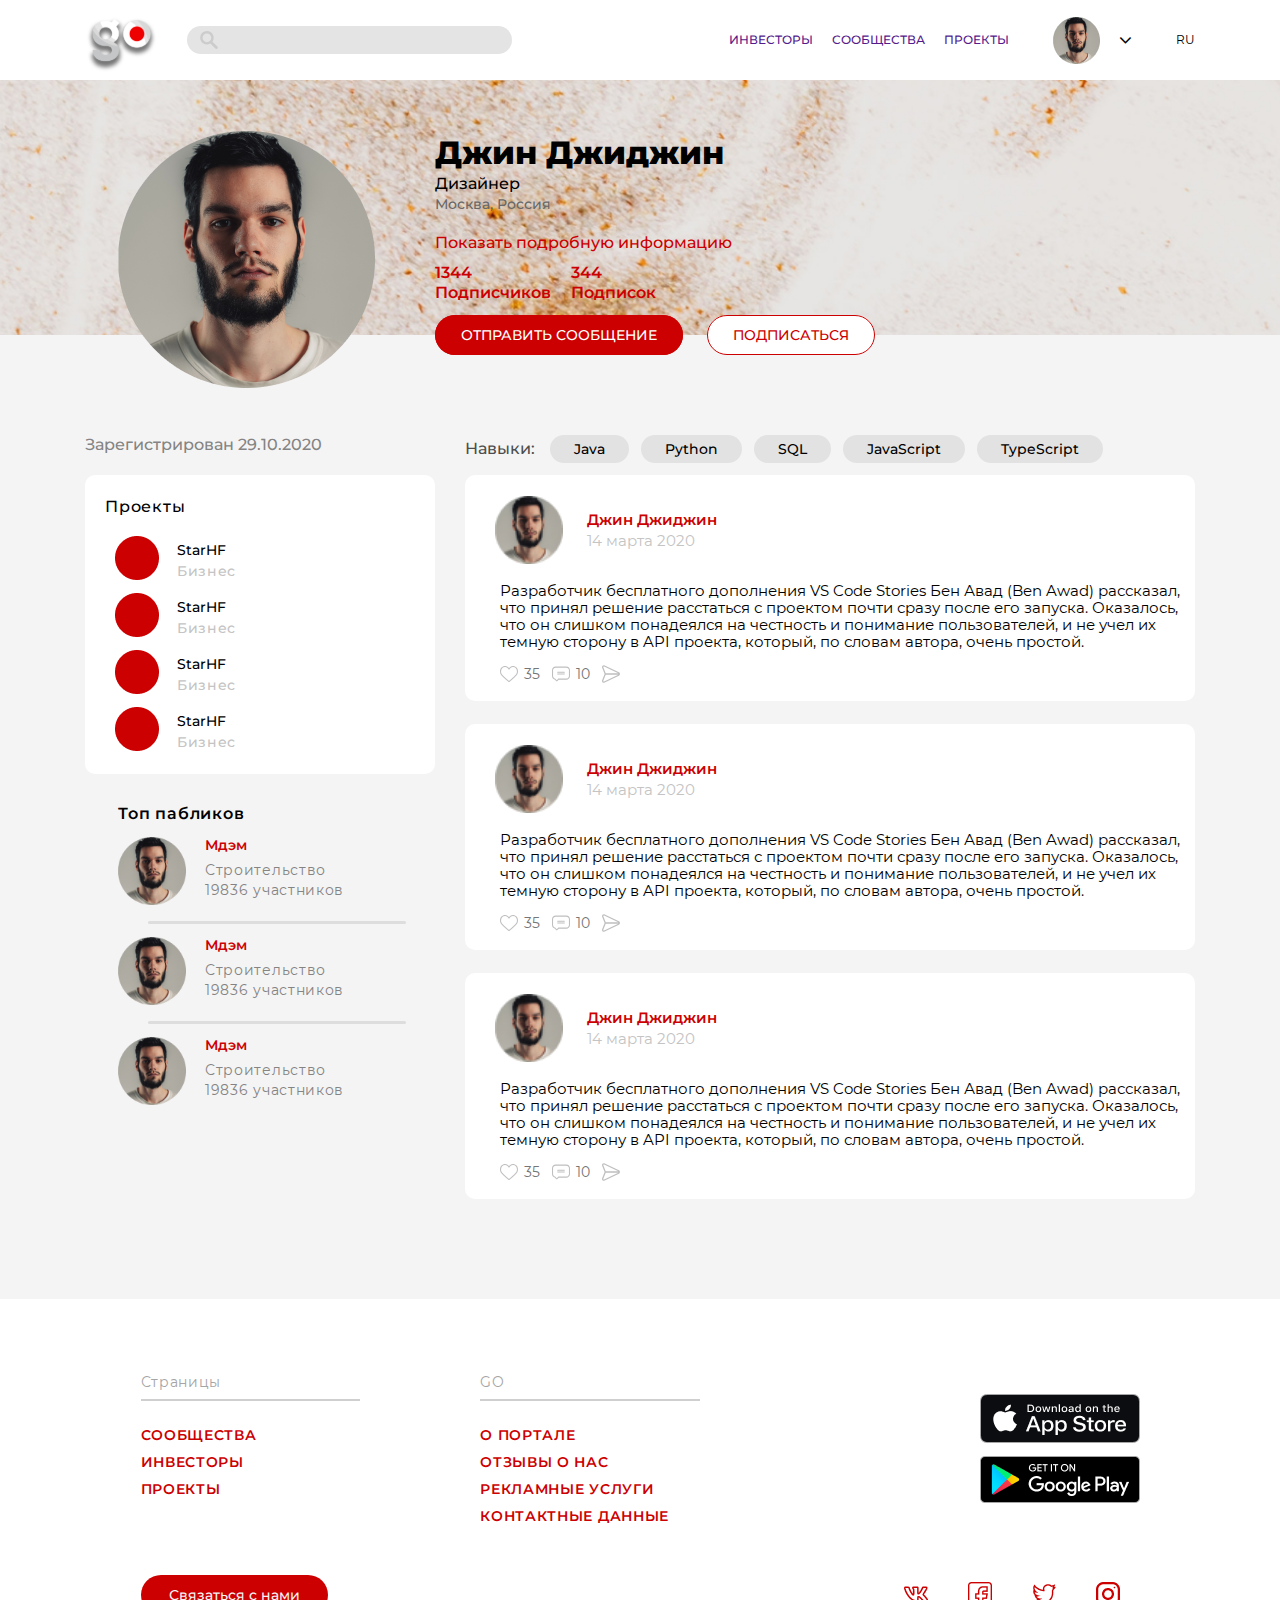
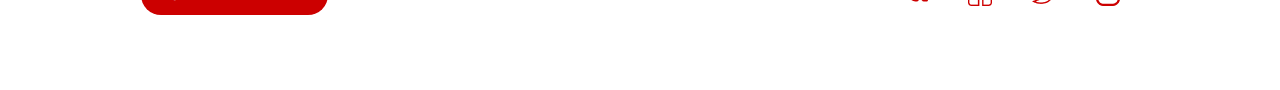
<file: profile.html>
<!DOCTYPE html>
<html lang="en">
	<head>
		<meta charset="UTF-8" />
		<meta name="viewport" content="width=device-width, initial-scale=1.0" />
		<title>Document</title>
		<link rel="stylesheet" href="css/style.min.css" />
		<!-- Add the slick-theme.css if you want default styling -->
	</head>

	<body>
		<div class="grid__app profile">
			<!-- Header -->
			
			<header class="header">
				<div class="container">
					<div class="wrapper header">
						<div class="header__left">
							<!-- class = "header__logo" <img src="" alt="" class="header__logo"> -->
							<svg
								class="header__logo"
								width="73"
								height="66"
								viewBox="0 0 73 66"
								fill="none"
								xmlns="http://www.w3.org/2000/svg"
								xmlns:xlink="http://www.w3.org/1999/xlink"
							>
								<g filter="url(#filter0_d)">
									<rect
										x="4"
										width="65"
										height="58"
										fill="url(#pattern0)"
									/>
								</g>
								<defs>
									<filter
										id="filter0_d"
										x="0"
										y="0"
										width="73"
										height="66"
										filterUnits="userSpaceOnUse"
										color-interpolation-filters="sRGB"
									>
										<feFlood
											flood-opacity="0"
											result="BackgroundImageFix"
										/>
										<feColorMatrix
											in="SourceAlpha"
											type="matrix"
											values="0 0 0 0 0 0 0 0 0 0 0 0 0 0 0 0 0 0 127 0"
										/>
										<feOffset dy="4" />
										<feGaussianBlur stdDeviation="2" />
										<feColorMatrix
											type="matrix"
											values="0 0 0 0 0 0 0 0 0 0 0 0 0 0 0 0 0 0 0.54 0"
										/>
										<feBlend
											mode="normal"
											in2="BackgroundImageFix"
											result="effect1_dropShadow"
										/>
										<feBlend
											mode="normal"
											in="SourceGraphic"
											in2="effect1_dropShadow"
											result="shape"
										/>
									</filter>
									<pattern
										id="pattern0"
										patternContentUnits="objectBoundingBox"
										width="1"
										height="1"
									>
										<use
											xlink:href="#image0"
											transform="translate(0 -0.0603448) scale(0.001 0.00112069)"
										/>
									</pattern>
									<image
										id="image0"
										width="1000"
										height="1000"
										xlink:href="[data-uri]"
									/>
								</defs>
							</svg>

							<form action="" class="header__form">
								<input
									type="search"
									name=""
									class="header__form-search"
									id=""
								/>
								<svg
									class="header__form-search_icon"
									width="18"
									height="18"
									viewBox="0 0 18 18"
									fill="none"
									xmlns="http://www.w3.org/2000/svg"
								>
									<path
										d="M12.4553 10.6812C14.616 7.63009 13.8933 3.40521 10.8422 1.24502C7.79111 -0.915172 3.56622 -0.193044 1.40603 2.85858C-0.754161 5.90968 -0.0320334 10.1341 3.01959 12.2942C5.19733 13.8361 8.07655 13.9548 10.3735 12.5983L15.3644 17.5592C15.9033 18.1265 16.7999 18.1492 17.3672 17.6103C17.9345 17.072 17.9572 16.1754 17.4188 15.6081C17.4018 15.59 17.3852 15.5735 17.3672 15.5565L12.4553 10.6812ZM6.92651 11.1437C4.51546 11.1442 2.56071 9.191 2.55916 6.77995C2.55865 4.3689 4.51185 2.41415 6.92342 2.41312C9.33137 2.41209 11.2851 4.36219 11.2897 6.77015C11.2939 9.18171 9.34169 11.1396 6.92961 11.1437C6.92858 11.1437 6.92806 11.1437 6.92651 11.1437Z"
										fill="#CCCCCC"
									/>
								</svg>
							</form>
						</div>
						<div class="header__right">
							<nav class="header__nav">
								<div class="nav__burger">
									<div class="top_line"></div>
									<div class="middle_line"></div>
									<div class="bottom_line"></div>
								</div>
								<ul class="nav__menu">
									<li class="nav__menu-item">
										<a href="">Инвесторы</a>
									</li>
									<li class="nav__menu-item">
										<a href="">Сообщества</a>
									</li>
									<li class="nav__menu-item">
										<a href="">Проекты</a>
									</li>
								</ul>
							</nav>
							<div class="header__user_account">
								<img
									class="header__user_account-avatar"
									src="images/avataruser.png"
									alt=""
								/>
								<button class="header__user_account-button">
									<i class="fa fa-angle-down"></i>
								</button>
								<ul class="header__user_account-menu">
									<li>
										<svg
											width="12"
											height="12"
											viewBox="0 0 12 12"
											fill="none"
											xmlns="http://www.w3.org/2000/svg"
										>
											<path
												d="M5.91449 5.78046C6.70862 5.78046 7.39618 5.49564 7.95813 4.93369C8.5199 4.37183 8.80481 3.68436 8.80481 2.89014C8.80481 2.09619 8.51999 1.40863 7.95804 0.846588C7.39609 0.284821 6.70853 0 5.91449 0C5.12027 0 4.4328 0.284821 3.87094 0.84668C3.30908 1.40854 3.02417 2.0961 3.02417 2.89014C3.02417 3.68436 3.30908 4.37192 3.87094 4.93378C4.43298 5.49554 5.12054 5.78046 5.91449 5.78046ZM4.36826 1.3439C4.79938 0.912781 5.30511 0.703217 5.91449 0.703217C6.52377 0.703217 7.0296 0.912781 7.46082 1.3439C7.89194 1.77512 8.10159 2.28094 8.10159 2.89014C8.10159 3.49951 7.89194 4.00525 7.46082 4.43646C7.0296 4.86768 6.52377 5.07724 5.91449 5.07724C5.3053 5.07724 4.79956 4.86758 4.36826 4.43646C3.93704 4.00534 3.72739 3.49951 3.72739 2.89014C3.72739 2.28094 3.93704 1.77512 4.36826 1.3439Z"
												fill="#C4C4C4"
											/>
											<path
												d="M10.9718 9.22742C10.9556 8.99359 10.9228 8.73853 10.8745 8.46918C10.8258 8.19781 10.7631 7.94128 10.688 7.70682C10.6104 7.46448 10.505 7.22516 10.3746 6.99582C10.2393 6.75778 10.0804 6.55051 9.90207 6.37994C9.71558 6.20151 9.48724 6.05804 9.22321 5.9534C8.96008 5.8493 8.66849 5.79657 8.35657 5.79657C8.23407 5.79657 8.1156 5.84683 7.88681 5.99579C7.746 6.08762 7.5813 6.19382 7.39746 6.31128C7.24026 6.41144 7.02731 6.50528 6.76428 6.59024C6.50766 6.67328 6.2471 6.71539 5.98984 6.71539C5.73276 6.71539 5.4722 6.67328 5.21539 6.59024C4.95264 6.50537 4.73959 6.41153 4.58267 6.31137C4.40057 6.19501 4.23578 6.08881 4.09286 5.9957C3.86426 5.84674 3.74579 5.79648 3.62329 5.79648C3.31128 5.79648 3.01978 5.8493 2.75674 5.95349C2.49289 6.05795 2.26447 6.20142 2.07779 6.38004C1.89944 6.55069 1.74051 6.75787 1.60538 6.99582C1.4751 7.22516 1.36963 7.46439 1.29199 7.70691C1.21701 7.94138 1.1543 8.19781 1.10559 8.46918C1.05725 8.73816 1.02457 8.99332 1.00836 9.22769C0.992432 9.45685 0.984375 9.69534 0.984375 9.93631C0.984375 10.5627 1.1835 11.0698 1.57617 11.4438C1.96399 11.8129 2.47705 12 3.10117 12H8.87924C9.50317 12 10.0162 11.8129 10.4041 11.4438C10.7969 11.0701 10.996 10.5628 10.996 9.93622C10.9959 9.69443 10.9878 9.45593 10.9718 9.22742ZM9.91928 10.9343C9.66302 11.1782 9.32281 11.2968 8.87915 11.2968H3.10117C2.65741 11.2968 2.3172 11.1782 2.06104 10.9344C1.80972 10.6952 1.68759 10.3686 1.68759 9.93631C1.68759 9.71146 1.69501 9.48944 1.70984 9.27631C1.7243 9.0672 1.75388 8.83749 1.79773 8.59341C1.84103 8.35236 1.89615 8.12613 1.9617 7.92133C2.0246 7.72495 2.11038 7.53049 2.21677 7.34317C2.3183 7.16464 2.43512 7.01147 2.56403 6.88806C2.6846 6.77261 2.83658 6.67813 3.01566 6.60727C3.18127 6.54172 3.3674 6.50583 3.56946 6.50043C3.59409 6.51352 3.63794 6.53851 3.70898 6.58484C3.85355 6.67905 4.02017 6.78653 4.20438 6.90417C4.41202 7.03656 4.67953 7.15613 4.99915 7.25931C5.3259 7.36496 5.65915 7.41861 5.98993 7.41861C6.32071 7.41861 6.65405 7.36496 6.98062 7.2594C7.30051 7.15604 7.56793 7.03656 7.77585 6.90399C7.96436 6.78351 8.12631 6.67914 8.27087 6.58484C8.34192 6.5386 8.38577 6.51352 8.4104 6.50043C8.61255 6.50583 8.79868 6.54172 8.96439 6.60727C9.14337 6.67813 9.29535 6.77271 9.41592 6.88806C9.54483 7.01138 9.66165 7.16455 9.76318 7.34326C9.86966 7.53049 9.95554 7.72504 10.0183 7.92123C10.084 8.12631 10.1392 8.35245 10.1824 8.59332C10.2262 8.83786 10.2558 9.06766 10.2703 9.2764V9.27658C10.2852 9.48889 10.2927 9.71082 10.2928 9.93631C10.2927 10.3687 10.1706 10.6952 9.91928 10.9343Z"
												fill="#C4C4C4"
											/>
										</svg>
										<a href=""> Мой аккаунт </a>
									</li>
									<li>
										<svg
											width="12"
											height="12"
											viewBox="0 0 12 12"
											fill="none"
											xmlns="http://www.w3.org/2000/svg"
										>
											<path
												d="M11.952 5.24754C11.9125 4.94604 11.742 4.68455 11.4835 4.52855C11.229 4.37505 10.924 4.34754 10.6395 4.45355C10.4095 4.54055 10.1455 4.42104 10.0395 4.18404C9.91751 3.91205 9.768 3.65154 9.594 3.40955C9.43901 3.19455 9.468 2.91255 9.66101 2.75355C9.891 2.56455 10.0195 2.28506 10.0135 1.98755C10.0075 1.68504 9.86451 1.40655 9.6225 1.22255C9.2235 0.920038 8.7885 0.669046 8.32901 0.475546C8.04652 0.356553 7.73302 0.373053 7.46801 0.519046C7.2075 0.663046 7.0305 0.913053 6.98151 1.20654C6.94001 1.45404 6.71102 1.61953 6.44402 1.59204C6.15202 1.56103 5.84803 1.56103 5.55652 1.59204C5.29202 1.62005 5.06051 1.45404 5.01902 1.20654C4.97002 0.91303 4.79302 0.66253 4.53253 0.519046C4.26703 0.372538 3.95304 0.356553 3.67153 0.475546C3.21152 0.669046 2.77652 0.920038 2.37752 1.22255C2.13551 1.40653 1.99301 1.68504 1.98701 1.98703C1.98101 2.28504 2.10952 2.56404 2.34 2.75454C2.53249 2.91305 2.56151 3.19505 2.40701 3.41004C2.23252 3.65203 2.08301 3.91254 1.96102 4.18453C1.85552 4.42202 1.59101 4.54104 1.35551 4.45202C1.07752 4.34852 0.772008 4.37601 0.517008 4.52902C0.258 4.68452 0.0875156 4.94651 0.0485156 5.24801C0.0165 5.49602 0 5.74952 0 6.00002C0 6.25052 0.0165 6.50402 0.048 6.75253C0.0874922 7.05403 0.258 7.31552 0.516492 7.47152C0.771 7.62452 1.0755 7.65253 1.3605 7.54652C1.59 7.45903 1.854 7.57852 1.9605 7.81603C2.08249 8.08802 2.232 8.34853 2.406 8.59052C2.56099 8.80552 2.532 9.08751 2.33899 9.24652C2.109 9.43552 1.98049 9.71501 1.98649 10.0125C1.99249 10.315 2.13548 10.5935 2.3775 10.7775C2.7765 11.08 3.2115 11.331 3.67099 11.5245C3.95348 11.6435 4.26649 11.627 4.53199 11.481C4.7925 11.337 4.9695 11.087 5.01848 10.7935C5.05999 10.546 5.29099 10.3805 5.55598 10.408C5.84747 10.439 6.15148 10.439 6.44348 10.408C6.71098 10.3815 6.93949 10.546 6.98098 10.7935C7.02998 11.087 7.20698 11.3375 7.46747 11.481C7.61548 11.5625 7.77748 11.6035 7.94147 11.6035C8.07246 11.6035 8.20348 11.577 8.32798 11.5245C8.78747 11.331 9.22247 11.0795 9.62147 10.7775C9.86398 10.594 10.0065 10.315 10.0125 10.013C10.0185 9.71501 9.88997 9.43552 9.65998 9.24602C9.46748 9.08751 9.43847 8.80552 9.59297 8.59052C9.76746 8.34853 9.91697 8.08802 10.039 7.81603C10.145 7.57854 10.41 7.46004 10.639 7.54652L10.6445 7.54852C10.9235 7.65302 11.2285 7.62452 11.483 7.47152C11.742 7.31552 11.9125 7.05403 11.9515 6.75202C11.9835 6.50151 12 6.24902 12 6.00002C12 5.75102 11.9835 5.49853 11.952 5.24754ZM11.4555 6.68852C11.4365 6.83702 11.3525 6.96652 11.2255 7.04302C11.103 7.11752 10.955 7.13051 10.815 7.07801L10.812 7.077C10.335 6.90049 9.7965 7.13501 9.58301 7.61201C9.47501 7.85301 9.342 8.08451 9.1875 8.29901C8.877 8.73101 8.94401 9.3045 9.34301 9.63251C9.45401 9.72401 9.516 9.85901 9.513 10.003C9.51 10.1515 9.43999 10.2885 9.31999 10.3795C8.955 10.6565 8.556 10.887 8.1345 11.064C7.995 11.123 7.839 11.115 7.70899 11.0435C7.58348 10.974 7.49798 10.8535 7.4745 10.712C7.395 10.2365 6.98801 9.90548 6.50449 9.90548C6.46748 9.90548 6.42949 9.90698 6.3915 9.90998C6.13399 9.93698 5.86601 9.93698 5.6085 9.90998C5.07649 9.84949 4.611 10.1985 4.5255 10.7105C4.50199 10.852 4.41649 10.973 4.29101 11.042C4.16051 11.114 4.005 11.1215 3.86501 11.0625C3.44351 10.885 3.04451 10.655 2.67952 10.378C2.55952 10.2875 2.48951 10.15 2.48651 10.002C2.48351 9.858 2.5455 9.723 2.65702 9.6315C3.05602 9.30349 3.12251 8.73 2.81201 8.298C2.65751 8.08301 2.52502 7.85201 2.41702 7.611C2.20301 7.13299 1.66252 6.89951 1.17902 7.07951C1.04552 7.1295 0.897023 7.11701 0.774516 7.0425C0.647508 6.96649 0.563508 6.837 0.544523 6.68801C0.515016 6.46102 0.500016 6.22901 0.500016 6C0.500016 5.77099 0.515016 5.53901 0.545016 5.3115C0.564023 5.163 0.648023 5.03351 0.775008 4.95701C0.897 4.88301 1.0455 4.86951 1.185 4.92201C1.66249 5.10002 2.20301 4.86651 2.41699 4.38801C2.52499 4.14701 2.658 3.91601 2.8125 3.70151C3.123 3.26951 3.05599 2.69601 2.65699 2.36801C2.54599 2.27651 2.484 2.14151 2.487 1.99751C2.49 1.84901 2.56001 1.71201 2.68001 1.62101C3.045 1.344 3.444 1.11401 3.8655 0.936514C4.005 0.877522 4.16051 0.885022 4.29101 0.957022C4.41651 1.02602 4.50202 1.14703 4.5255 1.28901C4.611 1.80101 5.07649 2.14652 5.6085 2.08952C5.86549 2.06252 6.1335 2.06252 6.3915 2.08952C6.92051 2.14603 7.389 1.80103 7.4745 1.28901C7.49801 1.14752 7.58351 1.02651 7.70899 0.957514C7.83949 0.885022 7.99448 0.877522 8.13499 0.937006C8.55649 1.1145 8.95549 1.34451 9.32048 1.6215C9.44048 1.71199 9.51049 1.8495 9.51349 1.99751C9.51649 2.14151 9.4545 2.27651 9.34298 2.36801C8.94398 2.69601 8.87749 3.26951 9.18799 3.70151C9.34249 3.9165 9.47498 4.1475 9.58298 4.38851C9.79699 4.86651 10.338 5.10051 10.821 4.92C10.955 4.86949 11.1025 4.88299 11.2255 4.95701C11.3525 5.03351 11.4365 5.163 11.4555 5.3115C11.485 5.541 11.5 5.77249 11.5 6C11.5 6.22753 11.485 6.45902 11.4555 6.68852Z"
												fill="#C4C4C4"
											/>
											<path
												d="M5.99998 3.50003C4.62148 3.50003 3.49997 4.62154 3.49997 6.00003C3.49997 7.37853 4.62148 8.50001 5.99998 8.50001C7.37848 8.50001 8.49999 7.37851 8.49999 6.00001C8.49999 4.62151 7.37848 3.50003 5.99998 3.50003ZM5.99998 8.00002C4.89699 8.00002 3.99999 7.10302 3.99999 6.00003C3.99999 4.89704 4.89699 4.00005 5.99998 4.00005C7.10298 4.00005 7.99998 4.89704 7.99998 6.00003C7.99998 7.10302 7.10298 8.00002 5.99998 8.00002Z"
												fill="#C4C4C4"
											/>
										</svg>
										<a href=""> Настройки </a>
									</li>
									<li>
										<svg
											width="12"
											height="12"
											viewBox="0 0 12 12"
											fill="none"
											xmlns="http://www.w3.org/2000/svg"
										>
											<path
												d="M6 9.45703C6.3236 9.45703 6.58594 9.1947 6.58594 8.87109C6.58594 8.54749 6.3236 8.28516 6 8.28516C5.6764 8.28516 5.41406 8.54749 5.41406 8.87109C5.41406 9.1947 5.6764 9.45703 6 9.45703Z"
												fill="#BFBFBF"
											/>
											<path
												d="M6 0C2.68397 0 0 2.68352 0 6C0 9.31603 2.68352 12 6 12C9.31603 12 12 9.31648 12 6C12 2.68397 9.31648 0 6 0ZM6 11.0625C3.2021 11.0625 0.9375 8.79827 0.9375 6C0.9375 3.2021 3.20173 0.9375 6 0.9375C8.7979 0.9375 11.0625 3.20173 11.0625 6C11.0625 8.7979 8.79827 11.0625 6 11.0625Z"
												fill="#BFBFBF"
											/>
											<path
												d="M6 3.01172C4.96613 3.01172 4.125 3.85284 4.125 4.88672C4.125 5.14561 4.33486 5.35547 4.59375 5.35547C4.85264 5.35547 5.0625 5.14561 5.0625 4.88672C5.0625 4.36978 5.48306 3.94922 6 3.94922C6.51694 3.94922 6.9375 4.36978 6.9375 4.88672C6.9375 5.40366 6.51694 5.82422 6 5.82422C5.74111 5.82422 5.53125 6.03408 5.53125 6.29297V7.46484C5.53125 7.72373 5.74111 7.93359 6 7.93359C6.25889 7.93359 6.46875 7.72373 6.46875 7.46484V6.7024C7.27655 6.49373 7.875 5.7588 7.875 4.88672C7.875 3.85284 7.03387 3.01172 6 3.01172Z"
												fill="#BFBFBF"
											/>
										</svg>
										<a href=""> Справка </a>
									</li>
									<li>
										<a href="signin.html"> Выход </a>
									</li>
								</ul>
							</div>
							<div class="header__laguage">RU</div>
						</div>
					</div>
				</div>
			</header>
			<!-- Header__two -->
			<!-- 
				//////////
			 -->
			<section class="header__bottom">
				<div class="container">
					<div class="wrapper header__two">
						<img class = "header__two-avatar"src="images/superbigavatar.png" alt="">
						<div class="header__two-profile_info">
							<h1 class="profile__info-name">
								Джин Джиджин
							</h1>
							<h2 class="profile__info-work">
								Дизайнер
							</h2>
							<div class="profile__info-from">
								Москва, Россия
							</div>
							<div class="profile__info-more_info">
								Показать подробную информацию
							</div>
							<div class="profile__info-stats">
								<div class="stats__subscribers">
									1344<br>Подписчиков
								</div>
								<div class="stats__signed">
									344<br>Подписок
								</div>
							</div>
							<div class="profile__info-contact_links">
								<a href="" class="post__message">Отправить сообщение</a>
								<a href="" class="subscribe_link">Подписаться</a>
							</div>
						</div>
					</div>
				</div>
			</section>

			<article class="main">
				<div class="container">
					<div class="wrapper main">
						<aside class="left__sidebar">
							<p class="sidebar__data_reg">Зарегистрирован 29.10.2020</p>
							<div class="sidebar__projects-wrapper">
								<p class="sidebar__projects-title">Проекты</p>
								<ul class="sidebar__projects">
									<li class="project__item">
										<img src="images/contestavatar.png" alt="" class="project__item-img">
										<div class="project__item-content">
											<a href="" class="project__item-name_project">StarHF</a>
											<p class="project__sector">Бизнес</p>
										</div>
									</li>
									<li class="project__item">
										<img src="images/contestavatar.png" alt="" class="project__item-img">
										<div class="project__item-content">
											<a href="" class="project__item-name_project">StarHF</a>
											<p class="project__sector">Бизнес</p>
										</div>
									</li>
									<li class="project__item">
										<img src="images/contestavatar.png" alt="" class="project__item-img">
										<div class="project__item-content">
											<a href="" class="project__item-name_project">StarHF</a>
											<p class="project__sector">Бизнес</p>
										</div>
									</li>
									<li class="project__item">
										<img src="images/contestavatar.png" alt="" class="project__item-img">
										<div class="project__item-content">
											<a href="" class="project__item-name_project">StarHF</a>
											<p class="project__sector">Бизнес</p>
										</div>
									</li>
								</ul>
							</div>

							<div class="publics">
								<h3 class="publics-title">
									Топ пабликов
								</h3>
								<ul class="publics-list">
									<li class="publics-item">
										<img
											class="publics-img"
											src="images/bigavataruser.png"
											alt=""
										/>
										<div class="publics-info_public">
											<a
												href=""
												class="publics-name_public"
											>
												Мдэм
											</a>
											<div class="publics-sector">
												Строительство
											</div>
											<div
												class="publics-count_user"
											>
												19836 участников
											</div>
										</div>
									</li>
									<li class="publics-item">
										<img
											class="publics-img"
											src="images/bigavataruser.png"
											alt=""
										/>
										<div class="publics-info_public">
											<a
												href=""
												class="publics-name_public"
											>
												Мдэм
											</a>
											<div class="publics-sector">
												Строительство
											</div>
											<div
												class="publics-count_user"
											>
												19836 участников
											</div>
										</div>
									</li>
									<li class="publics-item">
										<img
											class="publics-img"
											src="images/bigavataruser.png"
											alt=""
										/>
										<div class="publics-info_public">
											<a
												href=""
												class="publics-name_public"
											>
												Мдэм
											</a>
											<div class="publics-sector">
												Строительство
											</div>
											<div
												class="publics-count_user"
											>
												19836 участников
											</div>
										</div>
									</li>
								</ul>
							</div>
						</aside>
						<section class="right__main">
							<div class="skills__wrapper">
								<p class="skills__title">
									Навыки:
								</p>
								<ul class="skills__list">
									<li class="skills__item">
										<p>Java</p>
									</li>
									<li class="skills__item">
										<p>Python</p>
									</li>
									<li class="skills__item">
										<p>SQL</p>
									</li>
									<li class="skills__item">
										<p>JavaScript</p>
									</li>
									<li class="skills__item">
										<p>TypeScript</p>
									</li>
								</ul>
							</div>
							<div class="posts__wrapper">
								<ul class="posts__list">
									<li class="posts__item">
										<div class="posts__item-top">
											<img class = "posts__item-img" src="images/avataruser.png" alt="">
											<div class="posts__item-info">
												<h4 class="posts__item-user_name">Джин Джиджин</h4>
												<p class="posts__item-reg_date">14 марта 2020</p>
											</div>
										</div>
										<div class="posts__item-text">
											Разработчик бесплатного дополнения VS Code Stories Бен Авад (Ben Awad) рассказал, что принял решение расстаться с проектом почти сразу после его запуска. Оказалось, что он слишком понадеялся на честность и понимание пользователей, и не учел их темную сторону в API проекта, который, по словам автора, очень простой.										</div>
										<div class="posts__item-bot">
											<div class="posts__item-count_likes">
												<svg width="18" height="18" viewBox="0 0 18 18" fill="none" xmlns="http://www.w3.org/2000/svg">
													<path d="M8.99998 16.9986C8.74373 16.9986 8.49667 16.9057 8.30414 16.7371C7.57698 16.1013 6.87592 15.5037 6.25739 14.9767L6.25423 14.9739C4.4408 13.4286 2.87484 12.094 1.78527 10.7794C0.567305 9.30966 0 7.91619 0 6.3939C0 4.91486 0.507155 3.55036 1.42795 2.55157C2.35972 1.54097 3.63825 0.984375 5.02843 0.984375C6.06746 0.984375 7.01901 1.31287 7.85658 1.96065C8.27928 2.28763 8.66243 2.6878 8.99998 3.15458C9.33767 2.6878 9.72069 2.28763 10.1435 1.96065C10.9811 1.31287 11.9326 0.984375 12.9717 0.984375C14.3617 0.984375 15.6404 1.54097 16.5722 2.55157C17.4929 3.55036 18 4.91486 18 6.3939C18 7.91619 17.4328 9.30966 16.2148 10.7792C15.1253 12.094 13.5594 13.4284 11.7463 14.9737C11.1267 15.5015 10.4245 16.1 9.69569 16.7374C9.50329 16.9057 9.2561 16.9986 8.99998 16.9986ZM5.02843 2.03879C3.93626 2.03879 2.93293 2.47467 2.20303 3.26623C1.46228 4.06974 1.05427 5.18046 1.05427 6.3939C1.05427 7.67421 1.53012 8.81926 2.59703 10.1066C3.62823 11.3509 5.16205 12.658 6.93799 14.1715L6.94129 14.1743C7.56215 14.7034 8.26596 15.3032 8.99847 15.9437C9.73538 15.302 10.4403 14.7012 11.0624 14.1712C12.8382 12.6577 14.3719 11.3509 15.4031 10.1066C16.4698 8.81926 16.9457 7.67421 16.9457 6.3939C16.9457 5.18046 16.5377 4.06974 15.7969 3.26623C15.0672 2.47467 14.0637 2.03879 12.9717 2.03879C12.1716 2.03879 11.437 2.29312 10.7884 2.79464C10.2104 3.24179 9.80775 3.80703 9.57168 4.20254C9.45028 4.40592 9.2366 4.52732 8.99998 4.52732C8.76336 4.52732 8.54968 4.40592 8.42828 4.20254C8.19235 3.80703 7.7897 3.24179 7.21155 2.79464C6.56295 2.29312 5.82837 2.03879 5.02843 2.03879Z" fill="#BFBFBF"/>
												</svg>
												<p>35</p>	
											</div>
											
											<div class="posts__item-count_comments">
												<svg width="18" height="18" viewBox="0 0 18 18" fill="none" xmlns="http://www.w3.org/2000/svg">
													<path d="M14.3086 1.61719H3.69141C1.65591 1.61719 0 3.2731 0 5.30859V11.0099C0 12.6341 1.06636 14.0488 2.61159 14.5015L4.39439 16.2845C4.49341 16.3834 4.62744 16.439 4.76738 16.439C4.90718 16.439 5.04135 16.3834 5.14023 16.2845L6.77568 14.6489H14.3086C16.3441 14.6489 18 12.993 18 10.9575V5.30859C18 3.2731 16.3441 1.61719 14.3086 1.61719ZM16.9453 10.9575C16.9453 12.4114 15.7625 13.5942 14.3086 13.5942H6.55733C6.41753 13.5942 6.28336 13.6498 6.18448 13.7487L4.76738 15.1658L3.25813 13.6566C3.19043 13.5889 3.10556 13.5408 3.01259 13.5177C1.85985 13.2308 1.05469 12.1996 1.05469 11.0099V5.30859C1.05469 3.85469 2.2375 2.67188 3.69141 2.67188H14.3086C15.7625 2.67188 16.9453 3.85469 16.9453 5.30859V10.9575Z" fill="#BFBFBF"/>
													<path d="M12.3483 6.67358H5.65161C5.36034 6.67358 5.12427 6.90979 5.12427 7.20093C5.12427 7.4922 5.36034 7.72827 5.65161 7.72827H12.3483C12.6396 7.72827 12.8757 7.4922 12.8757 7.20093C12.8757 6.90979 12.6396 6.67358 12.3483 6.67358Z" fill="#BFBFBF"/>
													<path d="M12.3483 8.53772H5.65161C5.36034 8.53772 5.12427 8.77379 5.12427 9.06506C5.12427 9.35634 5.36034 9.59241 5.65161 9.59241H12.3483C12.6396 9.59241 12.8757 9.35634 12.8757 9.06506C12.8757 8.77379 12.6396 8.53772 12.3483 8.53772Z" fill="#BFBFBF"/>
												</svg>
												<p>10</p>
											</div>
											<a href="" class="posts__item-post">
												<svg width="18" height="18" viewBox="0 0 18 18" fill="none" xmlns="http://www.w3.org/2000/svg">
													<g clip-path="url(#clip0)">
													<path d="M17.811 8.17725C17.626 7.79535 17.3177 7.487 16.9358 7.30208L2.70788 0.417253C1.7706 -0.0368341 0.642734 0.354899 0.188647 1.29217C-0.0426877 1.76972 -0.0621343 2.32266 0.135132 2.81527L2.60921 8.99924L0.135132 15.1838C-0.250229 16.154 0.223857 17.2529 1.19402 17.6382C1.41338 17.7253 1.64715 17.7706 1.8832 17.7717C2.16878 17.7717 2.45069 17.7072 2.70788 17.5831L16.9358 10.6964C17.8731 10.2424 18.265 9.11456 17.811 8.17725ZM2.16039 16.4498C1.84791 16.6011 1.47198 16.4704 1.32072 16.1579C1.24363 15.9987 1.23722 15.8144 1.303 15.6502L3.7117 9.6278H16.2588L2.16039 16.4498ZM3.71174 8.37065L1.30304 2.34822C1.20278 2.10816 1.26503 1.83093 1.45828 1.65679C1.64534 1.47452 1.9278 1.43176 2.16039 1.55057L16.2588 8.37065H3.71174Z" fill="#BFBFBF"/>
													</g>
													<defs>
													<clipPath id="clip0">
													<rect width="18" height="18" fill="white"/>
													</clipPath>
													</defs>
												</svg>													
											</a>
										</div>
									</li>
									<li class="posts__item">
										<div class="posts__item-top">
											<img class = "posts__item-img" src="images/avataruser.png" alt="">
											<div class="posts__item-info">
												<h4 class="posts__item-user_name">Джин Джиджин</h4>
												<p class="posts__item-reg_date">14 марта 2020</p>
											</div>
										</div>
										<div class="posts__item-text">
											Разработчик бесплатного дополнения VS Code Stories Бен Авад (Ben Awad) рассказал, что принял решение расстаться с проектом почти сразу после его запуска. Оказалось, что он слишком понадеялся на честность и понимание пользователей, и не учел их темную сторону в API проекта, который, по словам автора, очень простой.										</div>
										<div class="posts__item-bot">
											<div class="posts__item-count_likes">
												<svg width="18" height="18" viewBox="0 0 18 18" fill="none" xmlns="http://www.w3.org/2000/svg">
													<path d="M8.99998 16.9986C8.74373 16.9986 8.49667 16.9057 8.30414 16.7371C7.57698 16.1013 6.87592 15.5037 6.25739 14.9767L6.25423 14.9739C4.4408 13.4286 2.87484 12.094 1.78527 10.7794C0.567305 9.30966 0 7.91619 0 6.3939C0 4.91486 0.507155 3.55036 1.42795 2.55157C2.35972 1.54097 3.63825 0.984375 5.02843 0.984375C6.06746 0.984375 7.01901 1.31287 7.85658 1.96065C8.27928 2.28763 8.66243 2.6878 8.99998 3.15458C9.33767 2.6878 9.72069 2.28763 10.1435 1.96065C10.9811 1.31287 11.9326 0.984375 12.9717 0.984375C14.3617 0.984375 15.6404 1.54097 16.5722 2.55157C17.4929 3.55036 18 4.91486 18 6.3939C18 7.91619 17.4328 9.30966 16.2148 10.7792C15.1253 12.094 13.5594 13.4284 11.7463 14.9737C11.1267 15.5015 10.4245 16.1 9.69569 16.7374C9.50329 16.9057 9.2561 16.9986 8.99998 16.9986ZM5.02843 2.03879C3.93626 2.03879 2.93293 2.47467 2.20303 3.26623C1.46228 4.06974 1.05427 5.18046 1.05427 6.3939C1.05427 7.67421 1.53012 8.81926 2.59703 10.1066C3.62823 11.3509 5.16205 12.658 6.93799 14.1715L6.94129 14.1743C7.56215 14.7034 8.26596 15.3032 8.99847 15.9437C9.73538 15.302 10.4403 14.7012 11.0624 14.1712C12.8382 12.6577 14.3719 11.3509 15.4031 10.1066C16.4698 8.81926 16.9457 7.67421 16.9457 6.3939C16.9457 5.18046 16.5377 4.06974 15.7969 3.26623C15.0672 2.47467 14.0637 2.03879 12.9717 2.03879C12.1716 2.03879 11.437 2.29312 10.7884 2.79464C10.2104 3.24179 9.80775 3.80703 9.57168 4.20254C9.45028 4.40592 9.2366 4.52732 8.99998 4.52732C8.76336 4.52732 8.54968 4.40592 8.42828 4.20254C8.19235 3.80703 7.7897 3.24179 7.21155 2.79464C6.56295 2.29312 5.82837 2.03879 5.02843 2.03879Z" fill="#BFBFBF"/>
												</svg>
												<p>35</p>	
											</div>
											
											<div class="posts__item-count_comments">
												<svg width="18" height="18" viewBox="0 0 18 18" fill="none" xmlns="http://www.w3.org/2000/svg">
													<path d="M14.3086 1.61719H3.69141C1.65591 1.61719 0 3.2731 0 5.30859V11.0099C0 12.6341 1.06636 14.0488 2.61159 14.5015L4.39439 16.2845C4.49341 16.3834 4.62744 16.439 4.76738 16.439C4.90718 16.439 5.04135 16.3834 5.14023 16.2845L6.77568 14.6489H14.3086C16.3441 14.6489 18 12.993 18 10.9575V5.30859C18 3.2731 16.3441 1.61719 14.3086 1.61719ZM16.9453 10.9575C16.9453 12.4114 15.7625 13.5942 14.3086 13.5942H6.55733C6.41753 13.5942 6.28336 13.6498 6.18448 13.7487L4.76738 15.1658L3.25813 13.6566C3.19043 13.5889 3.10556 13.5408 3.01259 13.5177C1.85985 13.2308 1.05469 12.1996 1.05469 11.0099V5.30859C1.05469 3.85469 2.2375 2.67188 3.69141 2.67188H14.3086C15.7625 2.67188 16.9453 3.85469 16.9453 5.30859V10.9575Z" fill="#BFBFBF"/>
													<path d="M12.3483 6.67358H5.65161C5.36034 6.67358 5.12427 6.90979 5.12427 7.20093C5.12427 7.4922 5.36034 7.72827 5.65161 7.72827H12.3483C12.6396 7.72827 12.8757 7.4922 12.8757 7.20093C12.8757 6.90979 12.6396 6.67358 12.3483 6.67358Z" fill="#BFBFBF"/>
													<path d="M12.3483 8.53772H5.65161C5.36034 8.53772 5.12427 8.77379 5.12427 9.06506C5.12427 9.35634 5.36034 9.59241 5.65161 9.59241H12.3483C12.6396 9.59241 12.8757 9.35634 12.8757 9.06506C12.8757 8.77379 12.6396 8.53772 12.3483 8.53772Z" fill="#BFBFBF"/>
												</svg>
												<p>10</p>
											</div>
											<a href="" class="posts__item-post">
												<svg width="18" height="18" viewBox="0 0 18 18" fill="none" xmlns="http://www.w3.org/2000/svg">
													<g clip-path="url(#clip0)">
													<path d="M17.811 8.17725C17.626 7.79535 17.3177 7.487 16.9358 7.30208L2.70788 0.417253C1.7706 -0.0368341 0.642734 0.354899 0.188647 1.29217C-0.0426877 1.76972 -0.0621343 2.32266 0.135132 2.81527L2.60921 8.99924L0.135132 15.1838C-0.250229 16.154 0.223857 17.2529 1.19402 17.6382C1.41338 17.7253 1.64715 17.7706 1.8832 17.7717C2.16878 17.7717 2.45069 17.7072 2.70788 17.5831L16.9358 10.6964C17.8731 10.2424 18.265 9.11456 17.811 8.17725ZM2.16039 16.4498C1.84791 16.6011 1.47198 16.4704 1.32072 16.1579C1.24363 15.9987 1.23722 15.8144 1.303 15.6502L3.7117 9.6278H16.2588L2.16039 16.4498ZM3.71174 8.37065L1.30304 2.34822C1.20278 2.10816 1.26503 1.83093 1.45828 1.65679C1.64534 1.47452 1.9278 1.43176 2.16039 1.55057L16.2588 8.37065H3.71174Z" fill="#BFBFBF"/>
													</g>
													<defs>
													<clipPath id="clip0">
													<rect width="18" height="18" fill="white"/>
													</clipPath>
													</defs>
												</svg>													
											</a>
										</div>
									</li>
									<li class="posts__item">
										<div class="posts__item-top">
											<img class = "posts__item-img" src="images/avataruser.png" alt="">
											<div class="posts__item-info">
												<h4 class="posts__item-user_name">Джин Джиджин</h4>
												<p class="posts__item-reg_date">14 марта 2020</p>
											</div>
										</div>
										<div class="posts__item-text">
											Разработчик бесплатного дополнения VS Code Stories Бен Авад (Ben Awad) рассказал, что принял решение расстаться с проектом почти сразу после его запуска. Оказалось, что он слишком понадеялся на честность и понимание пользователей, и не учел их темную сторону в API проекта, который, по словам автора, очень простой.										</div>
										<div class="posts__item-bot">
											<div class="posts__item-count_likes">
												<svg width="18" height="18" viewBox="0 0 18 18" fill="none" xmlns="http://www.w3.org/2000/svg">
													<path d="M8.99998 16.9986C8.74373 16.9986 8.49667 16.9057 8.30414 16.7371C7.57698 16.1013 6.87592 15.5037 6.25739 14.9767L6.25423 14.9739C4.4408 13.4286 2.87484 12.094 1.78527 10.7794C0.567305 9.30966 0 7.91619 0 6.3939C0 4.91486 0.507155 3.55036 1.42795 2.55157C2.35972 1.54097 3.63825 0.984375 5.02843 0.984375C6.06746 0.984375 7.01901 1.31287 7.85658 1.96065C8.27928 2.28763 8.66243 2.6878 8.99998 3.15458C9.33767 2.6878 9.72069 2.28763 10.1435 1.96065C10.9811 1.31287 11.9326 0.984375 12.9717 0.984375C14.3617 0.984375 15.6404 1.54097 16.5722 2.55157C17.4929 3.55036 18 4.91486 18 6.3939C18 7.91619 17.4328 9.30966 16.2148 10.7792C15.1253 12.094 13.5594 13.4284 11.7463 14.9737C11.1267 15.5015 10.4245 16.1 9.69569 16.7374C9.50329 16.9057 9.2561 16.9986 8.99998 16.9986ZM5.02843 2.03879C3.93626 2.03879 2.93293 2.47467 2.20303 3.26623C1.46228 4.06974 1.05427 5.18046 1.05427 6.3939C1.05427 7.67421 1.53012 8.81926 2.59703 10.1066C3.62823 11.3509 5.16205 12.658 6.93799 14.1715L6.94129 14.1743C7.56215 14.7034 8.26596 15.3032 8.99847 15.9437C9.73538 15.302 10.4403 14.7012 11.0624 14.1712C12.8382 12.6577 14.3719 11.3509 15.4031 10.1066C16.4698 8.81926 16.9457 7.67421 16.9457 6.3939C16.9457 5.18046 16.5377 4.06974 15.7969 3.26623C15.0672 2.47467 14.0637 2.03879 12.9717 2.03879C12.1716 2.03879 11.437 2.29312 10.7884 2.79464C10.2104 3.24179 9.80775 3.80703 9.57168 4.20254C9.45028 4.40592 9.2366 4.52732 8.99998 4.52732C8.76336 4.52732 8.54968 4.40592 8.42828 4.20254C8.19235 3.80703 7.7897 3.24179 7.21155 2.79464C6.56295 2.29312 5.82837 2.03879 5.02843 2.03879Z" fill="#BFBFBF"/>
												</svg>
												<p>35</p>	
											</div>
											
											<div class="posts__item-count_comments">
												<svg width="18" height="18" viewBox="0 0 18 18" fill="none" xmlns="http://www.w3.org/2000/svg">
													<path d="M14.3086 1.61719H3.69141C1.65591 1.61719 0 3.2731 0 5.30859V11.0099C0 12.6341 1.06636 14.0488 2.61159 14.5015L4.39439 16.2845C4.49341 16.3834 4.62744 16.439 4.76738 16.439C4.90718 16.439 5.04135 16.3834 5.14023 16.2845L6.77568 14.6489H14.3086C16.3441 14.6489 18 12.993 18 10.9575V5.30859C18 3.2731 16.3441 1.61719 14.3086 1.61719ZM16.9453 10.9575C16.9453 12.4114 15.7625 13.5942 14.3086 13.5942H6.55733C6.41753 13.5942 6.28336 13.6498 6.18448 13.7487L4.76738 15.1658L3.25813 13.6566C3.19043 13.5889 3.10556 13.5408 3.01259 13.5177C1.85985 13.2308 1.05469 12.1996 1.05469 11.0099V5.30859C1.05469 3.85469 2.2375 2.67188 3.69141 2.67188H14.3086C15.7625 2.67188 16.9453 3.85469 16.9453 5.30859V10.9575Z" fill="#BFBFBF"/>
													<path d="M12.3483 6.67358H5.65161C5.36034 6.67358 5.12427 6.90979 5.12427 7.20093C5.12427 7.4922 5.36034 7.72827 5.65161 7.72827H12.3483C12.6396 7.72827 12.8757 7.4922 12.8757 7.20093C12.8757 6.90979 12.6396 6.67358 12.3483 6.67358Z" fill="#BFBFBF"/>
													<path d="M12.3483 8.53772H5.65161C5.36034 8.53772 5.12427 8.77379 5.12427 9.06506C5.12427 9.35634 5.36034 9.59241 5.65161 9.59241H12.3483C12.6396 9.59241 12.8757 9.35634 12.8757 9.06506C12.8757 8.77379 12.6396 8.53772 12.3483 8.53772Z" fill="#BFBFBF"/>
												</svg>
												<p>10</p>
											</div>
											<a href="" class="posts__item-post">
												<svg width="18" height="18" viewBox="0 0 18 18" fill="none" xmlns="http://www.w3.org/2000/svg">
													<g clip-path="url(#clip0)">
													<path d="M17.811 8.17725C17.626 7.79535 17.3177 7.487 16.9358 7.30208L2.70788 0.417253C1.7706 -0.0368341 0.642734 0.354899 0.188647 1.29217C-0.0426877 1.76972 -0.0621343 2.32266 0.135132 2.81527L2.60921 8.99924L0.135132 15.1838C-0.250229 16.154 0.223857 17.2529 1.19402 17.6382C1.41338 17.7253 1.64715 17.7706 1.8832 17.7717C2.16878 17.7717 2.45069 17.7072 2.70788 17.5831L16.9358 10.6964C17.8731 10.2424 18.265 9.11456 17.811 8.17725ZM2.16039 16.4498C1.84791 16.6011 1.47198 16.4704 1.32072 16.1579C1.24363 15.9987 1.23722 15.8144 1.303 15.6502L3.7117 9.6278H16.2588L2.16039 16.4498ZM3.71174 8.37065L1.30304 2.34822C1.20278 2.10816 1.26503 1.83093 1.45828 1.65679C1.64534 1.47452 1.9278 1.43176 2.16039 1.55057L16.2588 8.37065H3.71174Z" fill="#BFBFBF"/>
													</g>
													<defs>
													<clipPath id="clip0">
													<rect width="18" height="18" fill="white"/>
													</clipPath>
													</defs>
												</svg>													
											</a>
										</div>
									</li>
								</ul>
							</div>
						</section>
					</div>
					
				</div>
			</article>
			<footer class="footer">
				<div class="container">
					<div class="wrapper footer">
						<div class="footer__top">
							<div class="column__pages">
								<div class="column__pages-title">Страницы</div>
								<ul class="column__pages-links">
									<li class="column__pages-item">
										<a href="">Сообщества</a>
									</li>
									<li class="column__pages-item">
										<a href="">Инвесторы</a>
									</li>
									<li class="column__pages-item">
										<a href="">Проекты</a>
									</li>
								</ul>
							</div>
							<div class="column__about">
								<div class="column__about-title">GO</div>
								<ul class="column__about-links">
									<li class="column__about-item">
										<a href="">О портале</a>
									</li>
									<li class="column__about-item">
										<a href="">Отзывы о нас</a>
									</li>
									<li class="column__about-item">
										<a href="">рекламные услуги</a>
									</li>
									<li class="column__about-item">
										<a href="">контактные данные</a>
									</li>
								</ul>
							</div>
							<div class="column__apps">
								<ul class="apps__list">
									<li class="apps__list-link">
										<a href=""><img src="images/appstore-dl.png" alt=""></a>
									</li>
									<li class="apps__list-link">
										<a href=""><img src="images/google-play-badge.png" alt=""></a>
									</li>
								</ul>
							</div>
						</div>
						<div class="footer_bottom">
							<a href="" class="footer_bottom-link">Связаться с нами</a>
							<ul class="footer_bottom-menu">
								<li class="footer_bottom-item">
									<a href=""><img src="images/vk 1.png" alt=""></a>
								</li>
								<li class="footer_bottom-item">
									<a href=""><img src="images/facebook 1.png" alt=""></a>
								</li>
								<li class="footer_bottom-item">
									<a href=""><img src="images/twitter 1.png" alt=""></a>
								</li>
								<li class="footer_bottom-item">
									<a href=""><img src="images/instagram 1.png" alt=""></a>
								</li>
							</ul>
						</div>
					</div>
				</div>
			</footer>
		</div>
		<script type="text/javascript " src="js/main.min.js "></script>
	</body>
</html>
</file>
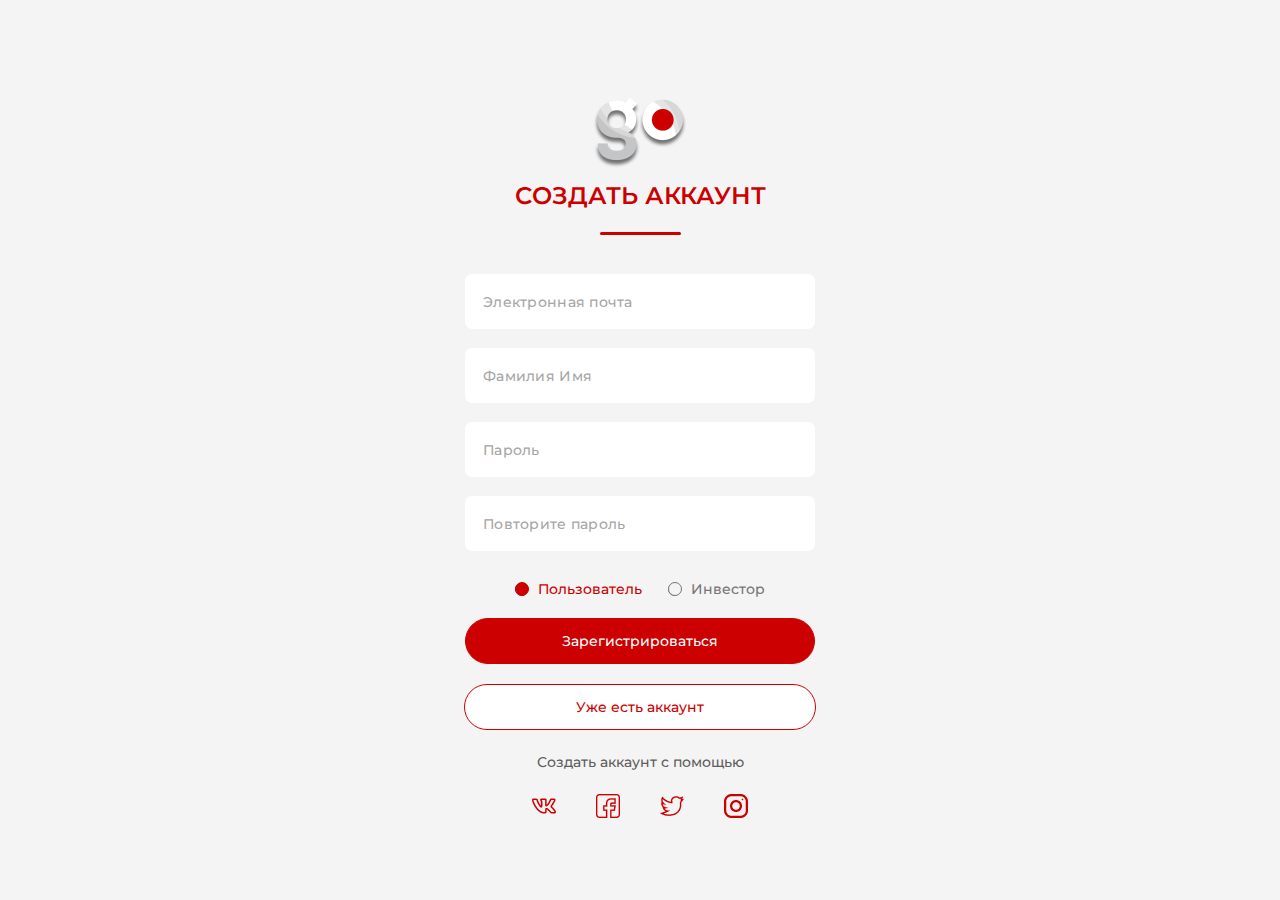
<file: registration.html>
<!DOCTYPE html>
<html lang="en">
<head>
    <meta charset="UTF-8">
    <meta name="viewport" content="width=device-width, initial-scale=1.0">
    <title>Document</title>
    <link rel="stylesheet" href="css/style.min.css">
</head>
<body>
    <main class="main__user">
        <div class="wrapper main__user">
            <img src="images/big__logo.png" alt="" class="main__user_logo">
            <h1 class="main__user_title">
                Создать аккаунт
            </h1>
            <form action="" class="main__user_form">
                <input class="main__user_input" type="email" name="" id="" placeholder="Электронная почта">
                <input class="main__user_input" type="text" placeholder="Фамилия Имя">
                <input class="main__user_input" type="password" name="" id="" placeholder="Пароль">
                <input class="main__user_input" type="password" name="" id="" placeholder="Повторите пароль">
                <div class="main__user_form-radio_wrapper">
                    <div class="main__user_form-radio_wrapper_user">
                        <input class = "main__user_form-radio_user" type="radio" name="type__user" id="" placeholder="Пользователь" checked>
                        <label class= "main__user_form-radio_text_user">
                            Пользователь
                        </label>
                    </div> 
                    <div class="main__user_form-radio_wrapper_investor">
                        <input class = "main__user_form-radio_investor" type="radio" name="type__user" id="">
                        <label class= "main__user_form-radio_text_investor">
                            Инвестор
                        </label>
                    </div>
                </div>
                <input type="submit" value="Зарегистрироваться" class="main__user_complete">
            </form>
            <a href="signin.html" class="main__user_swap">Уже есть аккаунт</a>
            <p class="main__use_social">
                Создать аккаунт с помощью
            </p>
            <ul class="main__social_menu">
                <li class="main__social_menu-item">
                    <a href=""><img src="images/vk 1.png" alt=""></a>
                </li>
                <li class="main__social_menu-item">
                    <a href=""><img src="images/facebook 1.png" alt=""></a>
                </li>
                <li class="main__social_menu-item">
                    <a href=""><img src="images/twitter 1.png" alt=""></a>
                </li>
                <li class="main__social_menu-item">
                    <a href=""><img src="images/instagram 1.png" alt=""></a>
                </li>
            </ul>
        </div>
    </main>
    <script src="js/main.min.js"></script>
</body>
</html>
</file>
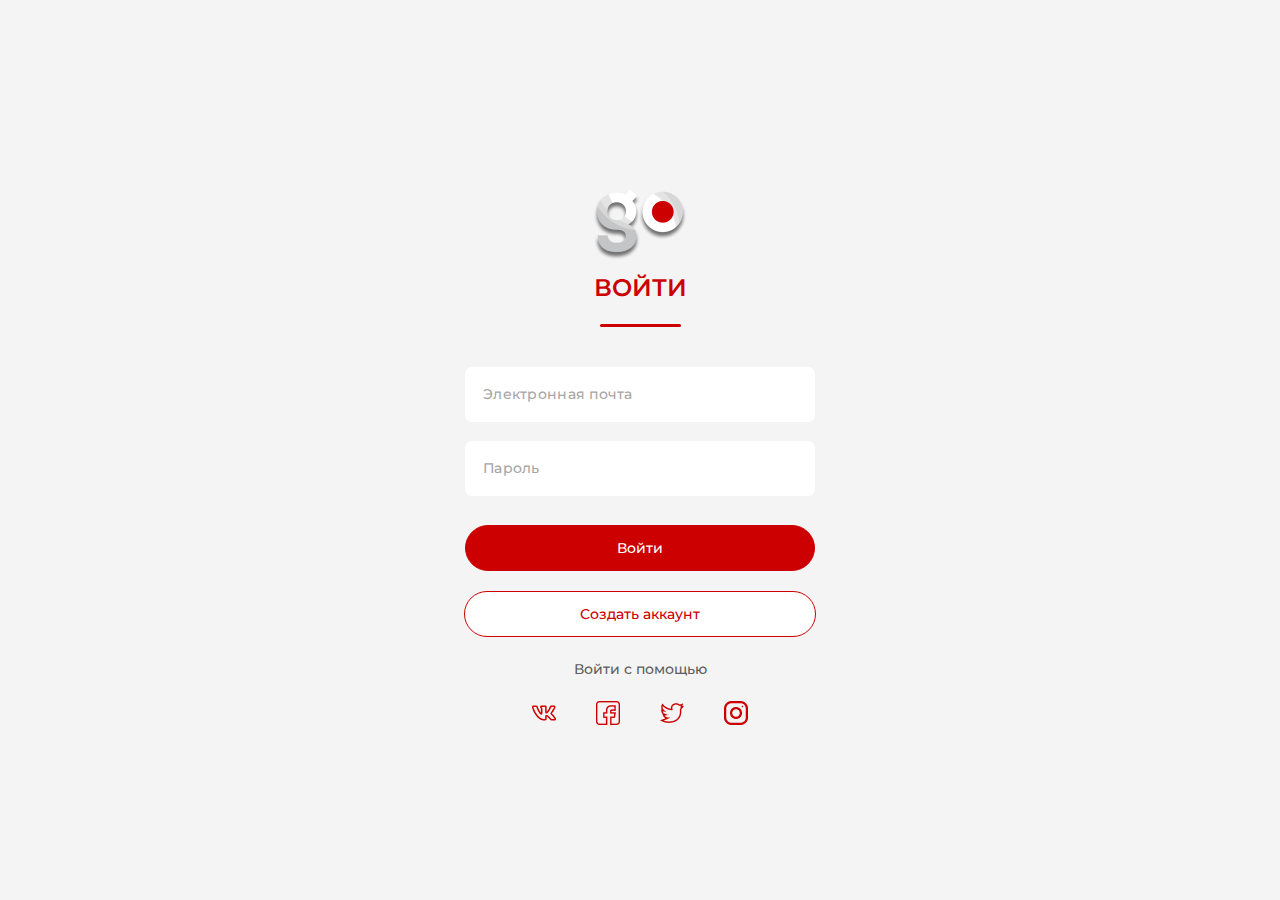
<file: signin.html>
<!DOCTYPE html>
<html lang="en">
<head>
    <meta charset="UTF-8">
    <meta name="viewport" content="width=device-width, initial-scale=1.0">
    <title>Document</title>
    <link rel="stylesheet" href="css/style.min.css">
</head>
<body>
    <main class="main__user">
        <div class="wrapper main__user">
            <img src="images/big__logo.png" alt="" class="main__user_logo">
            <h1 class="main__user_title">
                Войти
            </h1>
            <form action="" class="main__user_form">
                <input class="main__user_input" type="email" name="" id="" placeholder="Электронная почта">
                <input class="main__user_input" type="password" name="" id="" placeholder="Пароль">
                <input type="submit" value="Войти" class="main__user_complete">
            </form>
            <a href="registration.html" class="main__user_swap">Создать аккаунт</a>
            <p class="main__use_social">
                Войти с помощью
            </p>
            <ul class="main__social_menu">
                <li class="main__social_menu-item">
                    <a href=""><img src="images/vk 1.png" alt=""></a>
                </li>
                <li class="main__social_menu-item">
                    <a href=""><img src="images/facebook 1.png" alt=""></a>
                </li>
                <li class="main__social_menu-item">
                    <a href=""><img src="images/twitter 1.png" alt=""></a>
                </li>
                <li class="main__social_menu-item">
                    <a href=""><img src="images/instagram 1.png" alt=""></a>
                </li>
            </ul>
        </div>
    </main>
    <script src="js/main.min.js"></script>
</body>
</html>
</file>
<file: css/style.min.css>
html,body,div,span,applet,object,iframe,h1,h2,h3,h4,h5,h6,p,blockquote,pre,a,abbr,acronym,address,big,cite,code,del,dfn,em,img,ins,kbd,q,s,samp,small,strike,strong,sub,sup,tt,var,b,u,i,center,dl,dt,dd,ol,ul,li,fieldset,form,label,legend,table,caption,tbody,tfoot,thead,tr,th,td,article,aside,canvas,details,embed,figure,figcaption,footer,header,hgroup,menu,nav,output,ruby,section,summary,time,mark,audio,video{margin:0;padding:0;border:0;font-size:100%;font:inherit;vertical-align:baseline}article,aside,details,figcaption,figure,footer,header,hgroup,menu,nav,section{display:block}body{line-height:1}ol,ul{list-style:none}blockquote,q{quotes:none}blockquote:before,blockquote:after,q:before,q:after{content:'';content:none}table{border-collapse:collapse;border-spacing:0}@font-face{font-family:'Montserrat';src:url("../fonts/Montserrat-Black.eot");src:local("☺"),url("../fonts/Montserrat-Black.woff") format("woff"),url("../fonts/Montserrat-Black.ttf") format("truetype"),url("../fonts/Montserrat-Black.svg") format("svg");font-weight:900;font-style:normal}@font-face{font-family:'Montserrat';src:url("../fonts/Montserrat-BlackItalic.eot");src:local("☺"),url("../fonts/Montserrat-BlackItalic.woff") format("woff"),url("../fonts/Montserrat-BlackItalic.ttf") format("truetype"),url("../fonts/Montserrat-BlackItalic.svg") format("svg");font-weight:900;font-style:italic}@font-face{font-family:'Montserrat';src:url("../fonts/Montserrat-BoldItalic.eot");src:local("☺"),url("../fonts/Montserrat-BoldItalic.woff") format("woff"),url("../fonts/Montserrat-BoldItalic.ttf") format("truetype"),url("../fonts/Montserrat-BoldItalic.svg") format("svg");font-weight:700;font-style:italic}@font-face{font-family:'Montserrat';src:url("../fonts/Montserrat-ExtraBold.eot");src:local("☺"),url("../fonts/Montserrat-ExtraBold.woff") format("woff"),url("../fonts/Montserrat-ExtraBold.ttf") format("truetype"),url("../fonts/Montserrat-ExtraBold.svg") format("svg");font-weight:800;font-style:normal}@font-face{font-family:'Montserrat';src:url("../fonts/Montserrat-ExtraBoldItalic.eot");src:local("☺"),url("../fonts/Montserrat-ExtraBoldItalic.woff") format("woff"),url("../fonts/Montserrat-ExtraBoldItalic.ttf") format("truetype"),url("../fonts/Montserrat-ExtraBoldItalic.svg") format("svg");font-weight:800;font-style:italic}@font-face{font-family:'Montserrat';src:url("../fonts/Montserrat-ExtraLight.eot");src:local("☺"),url("../fonts/Montserrat-ExtraLight.woff") format("woff"),url("../fonts/Montserrat-ExtraLight.ttf") format("truetype"),url("../fonts/Montserrat-ExtraLight.svg") format("svg");font-weight:200;font-style:normal}@font-face{font-family:'Montserrat';src:url("../fonts/Montserrat-ExtraLightItalic.eot");src:local("☺"),url("../fonts/Montserrat-ExtraLightItalic.woff") format("woff"),url("../fonts/Montserrat-ExtraLightItalic.ttf") format("truetype"),url("../fonts/Montserrat-ExtraLightItalic.svg") format("svg");font-weight:200;font-style:italic}@font-face{font-family:'Montserrat';src:url("../fonts/Montserrat-LightItalic.eot");src:local("☺"),url("../fonts/Montserrat-LightItalic.woff") format("woff"),url("../fonts/Montserrat-LightItalic.ttf") format("truetype"),url("../fonts/Montserrat-LightItalic.svg") format("svg");font-weight:300;font-style:italic}@font-face{font-family:'Montserrat';src:url("../fonts/Montserrat-MediumItalic.eot");src:local("☺"),url("../fonts/Montserrat-MediumItalic.woff") format("woff"),url("../fonts/Montserrat-MediumItalic.ttf") format("truetype"),url("../fonts/Montserrat-MediumItalic.svg") format("svg");font-weight:500;font-style:italic}@font-face{font-family:'Montserrat';src:url("../fonts/Montserrat-SemiBold.eot");src:local("☺"),url("../fonts/Montserrat-SemiBold.woff") format("woff"),url("../fonts/Montserrat-SemiBold.ttf") format("truetype"),url("../fonts/Montserrat-SemiBold.svg") format("svg");font-weight:600;font-style:normal}@font-face{font-family:'Montserrat';src:url("../fonts/Montserrat-SemiBoldItalic.eot");src:local("☺"),url("../fonts/Montserrat-SemiBoldItalic.woff") format("woff"),url("../fonts/Montserrat-SemiBoldItalic.ttf") format("truetype"),url("../fonts/Montserrat-SemiBoldItalic.svg") format("svg");font-weight:600;font-style:italic}@font-face{font-family:'Montserrat';src:url("../fonts/Montserrat-Thin.eot");src:local("☺"),url("../fonts/Montserrat-Thin.woff") format("woff"),url("../fonts/Montserrat-Thin.ttf") format("truetype"),url("../fonts/Montserrat-Thin.svg") format("svg");font-weight:100;font-style:normal}@font-face{font-family:'Montserrat';src:url("../fonts/Montserrat-ThinItalic.eot");src:local("☺"),url("../fonts/Montserrat-ThinItalic.woff") format("woff"),url("../fonts/Montserrat-ThinItalic.ttf") format("truetype"),url("../fonts/Montserrat-ThinItalic.svg") format("svg");font-weight:100;font-style:italic}@font-face{font-family:'Montserrat';src:url("../fonts/Montserrat-Regular.eot");src:local("☺"),url("../fonts/Montserrat-Regular.ttf") format("truetype"),url("../fonts/Montserrat-Regular.svg") format("svg");font-weight:400;font-style:normal}@font-face{font-family:'Montserrat';src:url("../fonts/Montserrat-Medium.eot");src:local("☺"),url("../fonts/Montserrat-Medium.woff") format("woff"),url("../fonts/Montserrat-Medium.ttf") format("truetype"),url("../fonts/Montserrat-Medium.svg") format("svg");font-weight:500;font-style:normal}/*!
 *  Font Awesome 4.7.0 by @davegandy - http://fontawesome.io - @fontawesome
 *  License - http://fontawesome.io/license (Font: SIL OFL 1.1, CSS: MIT License)
 */@font-face{font-family:'FontAwesome';src:url("../fonts/fontawesome-webfont.eot?v=4.7.0");src:url("../fonts/fontawesome-webfont.eot?#iefix&v=4.7.0") format("embedded-opentype"),url("../fonts/fontawesome-webfont.woff2?v=4.7.0") format("woff2"),url("../fonts/fontawesome-webfont.woff?v=4.7.0") format("woff"),url("../fonts/fontawesome-webfont.ttf?v=4.7.0") format("truetype"),url("../fonts/fontawesome-webfont.svg?v=4.7.0#fontawesomeregular") format("svg");font-weight:normal;font-style:normal}.fa{display:inline-block;font:normal normal normal 14px/1 FontAwesome;font-size:inherit;text-rendering:auto;-webkit-font-smoothing:antialiased;-moz-osx-font-smoothing:grayscale}.fa-lg{font-size:1.33333em;line-height:0.75em;vertical-align:-15%}.fa-2x{font-size:2em}.fa-3x{font-size:3em}.fa-4x{font-size:4em}.fa-5x{font-size:5em}.fa-fw{width:1.28571em;text-align:center}.fa-ul{padding-left:0;margin-left:2.14286em;list-style-type:none}.fa-ul>li{position:relative}.fa-li{position:absolute;left:-2.14286em;width:2.14286em;top:0.14286em;text-align:center}.fa-li.fa-lg{left:-1.85714em}.fa-border{padding:.2em .25em .15em;border:solid 0.08em #eee;border-radius:.1em}.fa-pull-left{float:left}.fa-pull-right{float:right}.fa.fa-pull-left{margin-right:.3em}.fa.fa-pull-right{margin-left:.3em}.pull-right{float:right}.pull-left{float:left}.fa.pull-left{margin-right:.3em}.fa.pull-right{margin-left:.3em}.fa-spin{-webkit-animation:fa-spin 2s infinite linear;animation:fa-spin 2s infinite linear}.fa-pulse{-webkit-animation:fa-spin 1s infinite steps(8);animation:fa-spin 1s infinite steps(8)}@-webkit-keyframes fa-spin{0%{-webkit-transform:rotate(0deg);transform:rotate(0deg)}100%{-webkit-transform:rotate(359deg);transform:rotate(359deg)}}@keyframes fa-spin{0%{-webkit-transform:rotate(0deg);transform:rotate(0deg)}100%{-webkit-transform:rotate(359deg);transform:rotate(359deg)}}.fa-rotate-90{-ms-filter:"progid:DXImageTransform.Microsoft.BasicImage(rotation=1)";-webkit-transform:rotate(90deg);-ms-transform:rotate(90deg);transform:rotate(90deg)}.fa-rotate-180{-ms-filter:"progid:DXImageTransform.Microsoft.BasicImage(rotation=2)";-webkit-transform:rotate(180deg);-ms-transform:rotate(180deg);transform:rotate(180deg)}.fa-rotate-270{-ms-filter:"progid:DXImageTransform.Microsoft.BasicImage(rotation=3)";-webkit-transform:rotate(270deg);-ms-transform:rotate(270deg);transform:rotate(270deg)}.fa-flip-horizontal{-ms-filter:"progid:DXImageTransform.Microsoft.BasicImage(rotation=0, mirror=1)";-webkit-transform:scale(-1, 1);-ms-transform:scale(-1, 1);transform:scale(-1, 1)}.fa-flip-vertical{-ms-filter:"progid:DXImageTransform.Microsoft.BasicImage(rotation=2, mirror=1)";-webkit-transform:scale(1, -1);-ms-transform:scale(1, -1);transform:scale(1, -1)}:root .fa-rotate-90,:root .fa-rotate-180,:root .fa-rotate-270,:root .fa-flip-horizontal,:root .fa-flip-vertical{-webkit-filter:none;filter:none}.fa-stack{position:relative;display:inline-block;width:2em;height:2em;line-height:2em;vertical-align:middle}.fa-stack-1x,.fa-stack-2x{position:absolute;left:0;width:100%;text-align:center}.fa-stack-1x{line-height:inherit}.fa-stack-2x{font-size:2em}.fa-inverse{color:#fff}.fa-glass:before{content:""}.fa-music:before{content:""}.fa-search:before{content:""}.fa-envelope-o:before{content:""}.fa-heart:before{content:""}.fa-star:before{content:""}.fa-star-o:before{content:""}.fa-user:before{content:""}.fa-film:before{content:""}.fa-th-large:before{content:""}.fa-th:before{content:""}.fa-th-list:before{content:""}.fa-check:before{content:""}.fa-remove:before,.fa-close:before,.fa-times:before{content:""}.fa-search-plus:before{content:""}.fa-search-minus:before{content:""}.fa-power-off:before{content:""}.fa-signal:before{content:""}.fa-gear:before,.fa-cog:before{content:""}.fa-trash-o:before{content:""}.fa-home:before{content:""}.fa-file-o:before{content:""}.fa-clock-o:before{content:""}.fa-road:before{content:""}.fa-download:before{content:""}.fa-arrow-circle-o-down:before{content:""}.fa-arrow-circle-o-up:before{content:""}.fa-inbox:before{content:""}.fa-play-circle-o:before{content:""}.fa-rotate-right:before,.fa-repeat:before{content:""}.fa-refresh:before{content:""}.fa-list-alt:before{content:""}.fa-lock:before{content:""}.fa-flag:before{content:""}.fa-headphones:before{content:""}.fa-volume-off:before{content:""}.fa-volume-down:before{content:""}.fa-volume-up:before{content:""}.fa-qrcode:before{content:""}.fa-barcode:before{content:""}.fa-tag:before{content:""}.fa-tags:before{content:""}.fa-book:before{content:""}.fa-bookmark:before{content:""}.fa-print:before{content:""}.fa-camera:before{content:""}.fa-font:before{content:""}.fa-bold:before{content:""}.fa-italic:before{content:""}.fa-text-height:before{content:""}.fa-text-width:before{content:""}.fa-align-left:before{content:""}.fa-align-center:before{content:""}.fa-align-right:before{content:""}.fa-align-justify:before{content:""}.fa-list:before{content:""}.fa-dedent:before,.fa-outdent:before{content:""}.fa-indent:before{content:""}.fa-video-camera:before{content:""}.fa-photo:before,.fa-image:before,.fa-picture-o:before{content:""}.fa-pencil:before{content:""}.fa-map-marker:before{content:""}.fa-adjust:before{content:""}.fa-tint:before{content:""}.fa-edit:before,.fa-pencil-square-o:before{content:""}.fa-share-square-o:before{content:""}.fa-check-square-o:before{content:""}.fa-arrows:before{content:""}.fa-step-backward:before{content:""}.fa-fast-backward:before{content:""}.fa-backward:before{content:""}.fa-play:before{content:""}.fa-pause:before{content:""}.fa-stop:before{content:""}.fa-forward:before{content:""}.fa-fast-forward:before{content:""}.fa-step-forward:before{content:""}.fa-eject:before{content:""}.fa-chevron-left:before{content:""}.fa-chevron-right:before{content:""}.fa-plus-circle:before{content:""}.fa-minus-circle:before{content:""}.fa-times-circle:before{content:""}.fa-check-circle:before{content:""}.fa-question-circle:before{content:""}.fa-info-circle:before{content:""}.fa-crosshairs:before{content:""}.fa-times-circle-o:before{content:""}.fa-check-circle-o:before{content:""}.fa-ban:before{content:""}.fa-arrow-left:before{content:""}.fa-arrow-right:before{content:""}.fa-arrow-up:before{content:""}.fa-arrow-down:before{content:""}.fa-mail-forward:before,.fa-share:before{content:""}.fa-expand:before{content:""}.fa-compress:before{content:""}.fa-plus:before{content:""}.fa-minus:before{content:""}.fa-asterisk:before{content:""}.fa-exclamation-circle:before{content:""}.fa-gift:before{content:""}.fa-leaf:before{content:""}.fa-fire:before{content:""}.fa-eye:before{content:""}.fa-eye-slash:before{content:""}.fa-warning:before,.fa-exclamation-triangle:before{content:""}.fa-plane:before{content:""}.fa-calendar:before{content:""}.fa-random:before{content:""}.fa-comment:before{content:""}.fa-magnet:before{content:""}.fa-chevron-up:before{content:""}.fa-chevron-down:before{content:""}.fa-retweet:before{content:""}.fa-shopping-cart:before{content:""}.fa-folder:before{content:""}.fa-folder-open:before{content:""}.fa-arrows-v:before{content:""}.fa-arrows-h:before{content:""}.fa-bar-chart-o:before,.fa-bar-chart:before{content:""}.fa-twitter-square:before{content:""}.fa-facebook-square:before{content:""}.fa-camera-retro:before{content:""}.fa-key:before{content:""}.fa-gears:before,.fa-cogs:before{content:""}.fa-comments:before{content:""}.fa-thumbs-o-up:before{content:""}.fa-thumbs-o-down:before{content:""}.fa-star-half:before{content:""}.fa-heart-o:before{content:""}.fa-sign-out:before{content:""}.fa-linkedin-square:before{content:""}.fa-thumb-tack:before{content:""}.fa-external-link:before{content:""}.fa-sign-in:before{content:""}.fa-trophy:before{content:""}.fa-github-square:before{content:""}.fa-upload:before{content:""}.fa-lemon-o:before{content:""}.fa-phone:before{content:""}.fa-square-o:before{content:""}.fa-bookmark-o:before{content:""}.fa-phone-square:before{content:""}.fa-twitter:before{content:""}.fa-facebook-f:before,.fa-facebook:before{content:""}.fa-github:before{content:""}.fa-unlock:before{content:""}.fa-credit-card:before{content:""}.fa-feed:before,.fa-rss:before{content:""}.fa-hdd-o:before{content:""}.fa-bullhorn:before{content:""}.fa-bell:before{content:""}.fa-certificate:before{content:""}.fa-hand-o-right:before{content:""}.fa-hand-o-left:before{content:""}.fa-hand-o-up:before{content:""}.fa-hand-o-down:before{content:""}.fa-arrow-circle-left:before{content:""}.fa-arrow-circle-right:before{content:""}.fa-arrow-circle-up:before{content:""}.fa-arrow-circle-down:before{content:""}.fa-globe:before{content:""}.fa-wrench:before{content:""}.fa-tasks:before{content:""}.fa-filter:before{content:""}.fa-briefcase:before{content:""}.fa-arrows-alt:before{content:""}.fa-group:before,.fa-users:before{content:""}.fa-chain:before,.fa-link:before{content:""}.fa-cloud:before{content:""}.fa-flask:before{content:""}.fa-cut:before,.fa-scissors:before{content:""}.fa-copy:before,.fa-files-o:before{content:""}.fa-paperclip:before{content:""}.fa-save:before,.fa-floppy-o:before{content:""}.fa-square:before{content:""}.fa-navicon:before,.fa-reorder:before,.fa-bars:before{content:""}.fa-list-ul:before{content:""}.fa-list-ol:before{content:""}.fa-strikethrough:before{content:""}.fa-underline:before{content:""}.fa-table:before{content:""}.fa-magic:before{content:""}.fa-truck:before{content:""}.fa-pinterest:before{content:""}.fa-pinterest-square:before{content:""}.fa-google-plus-square:before{content:""}.fa-google-plus:before{content:""}.fa-money:before{content:""}.fa-caret-down:before{content:""}.fa-caret-up:before{content:""}.fa-caret-left:before{content:""}.fa-caret-right:before{content:""}.fa-columns:before{content:""}.fa-unsorted:before,.fa-sort:before{content:""}.fa-sort-down:before,.fa-sort-desc:before{content:""}.fa-sort-up:before,.fa-sort-asc:before{content:""}.fa-envelope:before{content:""}.fa-linkedin:before{content:""}.fa-rotate-left:before,.fa-undo:before{content:""}.fa-legal:before,.fa-gavel:before{content:""}.fa-dashboard:before,.fa-tachometer:before{content:""}.fa-comment-o:before{content:""}.fa-comments-o:before{content:""}.fa-flash:before,.fa-bolt:before{content:""}.fa-sitemap:before{content:""}.fa-umbrella:before{content:""}.fa-paste:before,.fa-clipboard:before{content:""}.fa-lightbulb-o:before{content:""}.fa-exchange:before{content:""}.fa-cloud-download:before{content:""}.fa-cloud-upload:before{content:""}.fa-user-md:before{content:""}.fa-stethoscope:before{content:""}.fa-suitcase:before{content:""}.fa-bell-o:before{content:""}.fa-coffee:before{content:""}.fa-cutlery:before{content:""}.fa-file-text-o:before{content:""}.fa-building-o:before{content:""}.fa-hospital-o:before{content:""}.fa-ambulance:before{content:""}.fa-medkit:before{content:""}.fa-fighter-jet:before{content:""}.fa-beer:before{content:""}.fa-h-square:before{content:""}.fa-plus-square:before{content:""}.fa-angle-double-left:before{content:""}.fa-angle-double-right:before{content:""}.fa-angle-double-up:before{content:""}.fa-angle-double-down:before{content:""}.fa-angle-left:before{content:""}.fa-angle-right:before{content:""}.fa-angle-up:before{content:""}.fa-angle-down:before{content:""}.fa-desktop:before{content:""}.fa-laptop:before{content:""}.fa-tablet:before{content:""}.fa-mobile-phone:before,.fa-mobile:before{content:""}.fa-circle-o:before{content:""}.fa-quote-left:before{content:""}.fa-quote-right:before{content:""}.fa-spinner:before{content:""}.fa-circle:before{content:""}.fa-mail-reply:before,.fa-reply:before{content:""}.fa-github-alt:before{content:""}.fa-folder-o:before{content:""}.fa-folder-open-o:before{content:""}.fa-smile-o:before{content:""}.fa-frown-o:before{content:""}.fa-meh-o:before{content:""}.fa-gamepad:before{content:""}.fa-keyboard-o:before{content:""}.fa-flag-o:before{content:""}.fa-flag-checkered:before{content:""}.fa-terminal:before{content:""}.fa-code:before{content:""}.fa-mail-reply-all:before,.fa-reply-all:before{content:""}.fa-star-half-empty:before,.fa-star-half-full:before,.fa-star-half-o:before{content:""}.fa-location-arrow:before{content:""}.fa-crop:before{content:""}.fa-code-fork:before{content:""}.fa-unlink:before,.fa-chain-broken:before{content:""}.fa-question:before{content:""}.fa-info:before{content:""}.fa-exclamation:before{content:""}.fa-superscript:before{content:""}.fa-subscript:before{content:""}.fa-eraser:before{content:""}.fa-puzzle-piece:before{content:""}.fa-microphone:before{content:""}.fa-microphone-slash:before{content:""}.fa-shield:before{content:""}.fa-calendar-o:before{content:""}.fa-fire-extinguisher:before{content:""}.fa-rocket:before{content:""}.fa-maxcdn:before{content:""}.fa-chevron-circle-left:before{content:""}.fa-chevron-circle-right:before{content:""}.fa-chevron-circle-up:before{content:""}.fa-chevron-circle-down:before{content:""}.fa-html5:before{content:""}.fa-css3:before{content:""}.fa-anchor:before{content:""}.fa-unlock-alt:before{content:""}.fa-bullseye:before{content:""}.fa-ellipsis-h:before{content:""}.fa-ellipsis-v:before{content:""}.fa-rss-square:before{content:""}.fa-play-circle:before{content:""}.fa-ticket:before{content:""}.fa-minus-square:before{content:""}.fa-minus-square-o:before{content:""}.fa-level-up:before{content:""}.fa-level-down:before{content:""}.fa-check-square:before{content:""}.fa-pencil-square:before{content:""}.fa-external-link-square:before{content:""}.fa-share-square:before{content:""}.fa-compass:before{content:""}.fa-toggle-down:before,.fa-caret-square-o-down:before{content:""}.fa-toggle-up:before,.fa-caret-square-o-up:before{content:""}.fa-toggle-right:before,.fa-caret-square-o-right:before{content:""}.fa-euro:before,.fa-eur:before{content:""}.fa-gbp:before{content:""}.fa-dollar:before,.fa-usd:before{content:""}.fa-rupee:before,.fa-inr:before{content:""}.fa-cny:before,.fa-rmb:before,.fa-yen:before,.fa-jpy:before{content:""}.fa-ruble:before,.fa-rouble:before,.fa-rub:before{content:""}.fa-won:before,.fa-krw:before{content:""}.fa-bitcoin:before,.fa-btc:before{content:""}.fa-file:before{content:""}.fa-file-text:before{content:""}.fa-sort-alpha-asc:before{content:""}.fa-sort-alpha-desc:before{content:""}.fa-sort-amount-asc:before{content:""}.fa-sort-amount-desc:before{content:""}.fa-sort-numeric-asc:before{content:""}.fa-sort-numeric-desc:before{content:""}.fa-thumbs-up:before{content:""}.fa-thumbs-down:before{content:""}.fa-youtube-square:before{content:""}.fa-youtube:before{content:""}.fa-xing:before{content:""}.fa-xing-square:before{content:""}.fa-youtube-play:before{content:""}.fa-dropbox:before{content:""}.fa-stack-overflow:before{content:""}.fa-instagram:before{content:""}.fa-flickr:before{content:""}.fa-adn:before{content:""}.fa-bitbucket:before{content:""}.fa-bitbucket-square:before{content:""}.fa-tumblr:before{content:""}.fa-tumblr-square:before{content:""}.fa-long-arrow-down:before{content:""}.fa-long-arrow-up:before{content:""}.fa-long-arrow-left:before{content:""}.fa-long-arrow-right:before{content:""}.fa-apple:before{content:""}.fa-windows:before{content:""}.fa-android:before{content:""}.fa-linux:before{content:""}.fa-dribbble:before{content:""}.fa-skype:before{content:""}.fa-foursquare:before{content:""}.fa-trello:before{content:""}.fa-female:before{content:""}.fa-male:before{content:""}.fa-gittip:before,.fa-gratipay:before{content:""}.fa-sun-o:before{content:""}.fa-moon-o:before{content:""}.fa-archive:before{content:""}.fa-bug:before{content:""}.fa-vk:before{content:""}.fa-weibo:before{content:""}.fa-renren:before{content:""}.fa-pagelines:before{content:""}.fa-stack-exchange:before{content:""}.fa-arrow-circle-o-right:before{content:""}.fa-arrow-circle-o-left:before{content:""}.fa-toggle-left:before,.fa-caret-square-o-left:before{content:""}.fa-dot-circle-o:before{content:""}.fa-wheelchair:before{content:""}.fa-vimeo-square:before{content:""}.fa-turkish-lira:before,.fa-try:before{content:""}.fa-plus-square-o:before{content:""}.fa-space-shuttle:before{content:""}.fa-slack:before{content:""}.fa-envelope-square:before{content:""}.fa-wordpress:before{content:""}.fa-openid:before{content:""}.fa-institution:before,.fa-bank:before,.fa-university:before{content:""}.fa-mortar-board:before,.fa-graduation-cap:before{content:""}.fa-yahoo:before{content:""}.fa-google:before{content:""}.fa-reddit:before{content:""}.fa-reddit-square:before{content:""}.fa-stumbleupon-circle:before{content:""}.fa-stumbleupon:before{content:""}.fa-delicious:before{content:""}.fa-digg:before{content:""}.fa-pied-piper-pp:before{content:""}.fa-pied-piper-alt:before{content:""}.fa-drupal:before{content:""}.fa-joomla:before{content:""}.fa-language:before{content:""}.fa-fax:before{content:""}.fa-building:before{content:""}.fa-child:before{content:""}.fa-paw:before{content:""}.fa-spoon:before{content:""}.fa-cube:before{content:""}.fa-cubes:before{content:""}.fa-behance:before{content:""}.fa-behance-square:before{content:""}.fa-steam:before{content:""}.fa-steam-square:before{content:""}.fa-recycle:before{content:""}.fa-automobile:before,.fa-car:before{content:""}.fa-cab:before,.fa-taxi:before{content:""}.fa-tree:before{content:""}.fa-spotify:before{content:""}.fa-deviantart:before{content:""}.fa-soundcloud:before{content:""}.fa-database:before{content:""}.fa-file-pdf-o:before{content:""}.fa-file-word-o:before{content:""}.fa-file-excel-o:before{content:""}.fa-file-powerpoint-o:before{content:""}.fa-file-photo-o:before,.fa-file-picture-o:before,.fa-file-image-o:before{content:""}.fa-file-zip-o:before,.fa-file-archive-o:before{content:""}.fa-file-sound-o:before,.fa-file-audio-o:before{content:""}.fa-file-movie-o:before,.fa-file-video-o:before{content:""}.fa-file-code-o:before{content:""}.fa-vine:before{content:""}.fa-codepen:before{content:""}.fa-jsfiddle:before{content:""}.fa-life-bouy:before,.fa-life-buoy:before,.fa-life-saver:before,.fa-support:before,.fa-life-ring:before{content:""}.fa-circle-o-notch:before{content:""}.fa-ra:before,.fa-resistance:before,.fa-rebel:before{content:""}.fa-ge:before,.fa-empire:before{content:""}.fa-git-square:before{content:""}.fa-git:before{content:""}.fa-y-combinator-square:before,.fa-yc-square:before,.fa-hacker-news:before{content:""}.fa-tencent-weibo:before{content:""}.fa-qq:before{content:""}.fa-wechat:before,.fa-weixin:before{content:""}.fa-send:before,.fa-paper-plane:before{content:""}.fa-send-o:before,.fa-paper-plane-o:before{content:""}.fa-history:before{content:""}.fa-circle-thin:before{content:""}.fa-header:before{content:""}.fa-paragraph:before{content:""}.fa-sliders:before{content:""}.fa-share-alt:before{content:""}.fa-share-alt-square:before{content:""}.fa-bomb:before{content:""}.fa-soccer-ball-o:before,.fa-futbol-o:before{content:""}.fa-tty:before{content:""}.fa-binoculars:before{content:""}.fa-plug:before{content:""}.fa-slideshare:before{content:""}.fa-twitch:before{content:""}.fa-yelp:before{content:""}.fa-newspaper-o:before{content:""}.fa-wifi:before{content:""}.fa-calculator:before{content:""}.fa-paypal:before{content:""}.fa-google-wallet:before{content:""}.fa-cc-visa:before{content:""}.fa-cc-mastercard:before{content:""}.fa-cc-discover:before{content:""}.fa-cc-amex:before{content:""}.fa-cc-paypal:before{content:""}.fa-cc-stripe:before{content:""}.fa-bell-slash:before{content:""}.fa-bell-slash-o:before{content:""}.fa-trash:before{content:""}.fa-copyright:before{content:""}.fa-at:before{content:""}.fa-eyedropper:before{content:""}.fa-paint-brush:before{content:""}.fa-birthday-cake:before{content:""}.fa-area-chart:before{content:""}.fa-pie-chart:before{content:""}.fa-line-chart:before{content:""}.fa-lastfm:before{content:""}.fa-lastfm-square:before{content:""}.fa-toggle-off:before{content:""}.fa-toggle-on:before{content:""}.fa-bicycle:before{content:""}.fa-bus:before{content:""}.fa-ioxhost:before{content:""}.fa-angellist:before{content:""}.fa-cc:before{content:""}.fa-shekel:before,.fa-sheqel:before,.fa-ils:before{content:""}.fa-meanpath:before{content:""}.fa-buysellads:before{content:""}.fa-connectdevelop:before{content:""}.fa-dashcube:before{content:""}.fa-forumbee:before{content:""}.fa-leanpub:before{content:""}.fa-sellsy:before{content:""}.fa-shirtsinbulk:before{content:""}.fa-simplybuilt:before{content:""}.fa-skyatlas:before{content:""}.fa-cart-plus:before{content:""}.fa-cart-arrow-down:before{content:""}.fa-diamond:before{content:""}.fa-ship:before{content:""}.fa-user-secret:before{content:""}.fa-motorcycle:before{content:""}.fa-street-view:before{content:""}.fa-heartbeat:before{content:""}.fa-venus:before{content:""}.fa-mars:before{content:""}.fa-mercury:before{content:""}.fa-intersex:before,.fa-transgender:before{content:""}.fa-transgender-alt:before{content:""}.fa-venus-double:before{content:""}.fa-mars-double:before{content:""}.fa-venus-mars:before{content:""}.fa-mars-stroke:before{content:""}.fa-mars-stroke-v:before{content:""}.fa-mars-stroke-h:before{content:""}.fa-neuter:before{content:""}.fa-genderless:before{content:""}.fa-facebook-official:before{content:""}.fa-pinterest-p:before{content:""}.fa-whatsapp:before{content:""}.fa-server:before{content:""}.fa-user-plus:before{content:""}.fa-user-times:before{content:""}.fa-hotel:before,.fa-bed:before{content:""}.fa-viacoin:before{content:""}.fa-train:before{content:""}.fa-subway:before{content:""}.fa-medium:before{content:""}.fa-yc:before,.fa-y-combinator:before{content:""}.fa-optin-monster:before{content:""}.fa-opencart:before{content:""}.fa-expeditedssl:before{content:""}.fa-battery-4:before,.fa-battery:before,.fa-battery-full:before{content:""}.fa-battery-3:before,.fa-battery-three-quarters:before{content:""}.fa-battery-2:before,.fa-battery-half:before{content:""}.fa-battery-1:before,.fa-battery-quarter:before{content:""}.fa-battery-0:before,.fa-battery-empty:before{content:""}.fa-mouse-pointer:before{content:""}.fa-i-cursor:before{content:""}.fa-object-group:before{content:""}.fa-object-ungroup:before{content:""}.fa-sticky-note:before{content:""}.fa-sticky-note-o:before{content:""}.fa-cc-jcb:before{content:""}.fa-cc-diners-club:before{content:""}.fa-clone:before{content:""}.fa-balance-scale:before{content:""}.fa-hourglass-o:before{content:""}.fa-hourglass-1:before,.fa-hourglass-start:before{content:""}.fa-hourglass-2:before,.fa-hourglass-half:before{content:""}.fa-hourglass-3:before,.fa-hourglass-end:before{content:""}.fa-hourglass:before{content:""}.fa-hand-grab-o:before,.fa-hand-rock-o:before{content:""}.fa-hand-stop-o:before,.fa-hand-paper-o:before{content:""}.fa-hand-scissors-o:before{content:""}.fa-hand-lizard-o:before{content:""}.fa-hand-spock-o:before{content:""}.fa-hand-pointer-o:before{content:""}.fa-hand-peace-o:before{content:""}.fa-trademark:before{content:""}.fa-registered:before{content:""}.fa-creative-commons:before{content:""}.fa-gg:before{content:""}.fa-gg-circle:before{content:""}.fa-tripadvisor:before{content:""}.fa-odnoklassniki:before{content:""}.fa-odnoklassniki-square:before{content:""}.fa-get-pocket:before{content:""}.fa-wikipedia-w:before{content:""}.fa-safari:before{content:""}.fa-chrome:before{content:""}.fa-firefox:before{content:""}.fa-opera:before{content:""}.fa-internet-explorer:before{content:""}.fa-tv:before,.fa-television:before{content:""}.fa-contao:before{content:""}.fa-500px:before{content:""}.fa-amazon:before{content:""}.fa-calendar-plus-o:before{content:""}.fa-calendar-minus-o:before{content:""}.fa-calendar-times-o:before{content:""}.fa-calendar-check-o:before{content:""}.fa-industry:before{content:""}.fa-map-pin:before{content:""}.fa-map-signs:before{content:""}.fa-map-o:before{content:""}.fa-map:before{content:""}.fa-commenting:before{content:""}.fa-commenting-o:before{content:""}.fa-houzz:before{content:""}.fa-vimeo:before{content:""}.fa-black-tie:before{content:""}.fa-fonticons:before{content:""}.fa-reddit-alien:before{content:""}.fa-edge:before{content:""}.fa-credit-card-alt:before{content:""}.fa-codiepie:before{content:""}.fa-modx:before{content:""}.fa-fort-awesome:before{content:""}.fa-usb:before{content:""}.fa-product-hunt:before{content:""}.fa-mixcloud:before{content:""}.fa-scribd:before{content:""}.fa-pause-circle:before{content:""}.fa-pause-circle-o:before{content:""}.fa-stop-circle:before{content:""}.fa-stop-circle-o:before{content:""}.fa-shopping-bag:before{content:""}.fa-shopping-basket:before{content:""}.fa-hashtag:before{content:""}.fa-bluetooth:before{content:""}.fa-bluetooth-b:before{content:""}.fa-percent:before{content:""}.fa-gitlab:before{content:""}.fa-wpbeginner:before{content:""}.fa-wpforms:before{content:""}.fa-envira:before{content:""}.fa-universal-access:before{content:""}.fa-wheelchair-alt:before{content:""}.fa-question-circle-o:before{content:""}.fa-blind:before{content:""}.fa-audio-description:before{content:""}.fa-volume-control-phone:before{content:""}.fa-braille:before{content:""}.fa-assistive-listening-systems:before{content:""}.fa-asl-interpreting:before,.fa-american-sign-language-interpreting:before{content:""}.fa-deafness:before,.fa-hard-of-hearing:before,.fa-deaf:before{content:""}.fa-glide:before{content:""}.fa-glide-g:before{content:""}.fa-signing:before,.fa-sign-language:before{content:""}.fa-low-vision:before{content:""}.fa-viadeo:before{content:""}.fa-viadeo-square:before{content:""}.fa-snapchat:before{content:""}.fa-snapchat-ghost:before{content:""}.fa-snapchat-square:before{content:""}.fa-pied-piper:before{content:""}.fa-first-order:before{content:""}.fa-yoast:before{content:""}.fa-themeisle:before{content:""}.fa-google-plus-circle:before,.fa-google-plus-official:before{content:""}.fa-fa:before,.fa-font-awesome:before{content:""}.fa-handshake-o:before{content:""}.fa-envelope-open:before{content:""}.fa-envelope-open-o:before{content:""}.fa-linode:before{content:""}.fa-address-book:before{content:""}.fa-address-book-o:before{content:""}.fa-vcard:before,.fa-address-card:before{content:""}.fa-vcard-o:before,.fa-address-card-o:before{content:""}.fa-user-circle:before{content:""}.fa-user-circle-o:before{content:""}.fa-user-o:before{content:""}.fa-id-badge:before{content:""}.fa-drivers-license:before,.fa-id-card:before{content:""}.fa-drivers-license-o:before,.fa-id-card-o:before{content:""}.fa-quora:before{content:""}.fa-free-code-camp:before{content:""}.fa-telegram:before{content:""}.fa-thermometer-4:before,.fa-thermometer:before,.fa-thermometer-full:before{content:""}.fa-thermometer-3:before,.fa-thermometer-three-quarters:before{content:""}.fa-thermometer-2:before,.fa-thermometer-half:before{content:""}.fa-thermometer-1:before,.fa-thermometer-quarter:before{content:""}.fa-thermometer-0:before,.fa-thermometer-empty:before{content:""}.fa-shower:before{content:""}.fa-bathtub:before,.fa-s15:before,.fa-bath:before{content:""}.fa-podcast:before{content:""}.fa-window-maximize:before{content:""}.fa-window-minimize:before{content:""}.fa-window-restore:before{content:""}.fa-times-rectangle:before,.fa-window-close:before{content:""}.fa-times-rectangle-o:before,.fa-window-close-o:before{content:""}.fa-bandcamp:before{content:""}.fa-grav:before{content:""}.fa-etsy:before{content:""}.fa-imdb:before{content:""}.fa-ravelry:before{content:""}.fa-eercast:before{content:""}.fa-microchip:before{content:""}.fa-snowflake-o:before{content:""}.fa-superpowers:before{content:""}.fa-wpexplorer:before{content:""}.fa-meetup:before{content:""}.sr-only{position:absolute;width:1px;height:1px;padding:0;margin:-1px;overflow:hidden;clip:rect(0, 0, 0, 0);border:0}.sr-only-focusable:active,.sr-only-focusable:focus{position:static;width:auto;height:auto;margin:0;overflow:visible;clip:auto}.slick-loading .slick-list{background:#fff url("./ajax-loader.gif") center center no-repeat}@font-face{font-family:"slick";src:url("./fonts/slick.eot");src:url("./fonts/slick.eot?#iefix") format("embedded-opentype"),url("./fonts/slick.woff") format("woff"),url("./fonts/slick.ttf") format("truetype"),url("./fonts/slick.svg#slick") format("svg");font-weight:normal;font-style:normal}.slick-prev,.slick-next{position:absolute;display:block;height:20px;width:20px;line-height:0px;font-size:0px;cursor:pointer;background:transparent;color:transparent;top:50%;-webkit-transform:translate(0, -50%);-ms-transform:translate(0, -50%);transform:translate(0, -50%);padding:0;border:none;outline:none}.slick-prev:hover,.slick-prev:focus,.slick-next:hover,.slick-next:focus{outline:none;background:transparent;color:transparent}.slick-prev:hover:before,.slick-prev:focus:before,.slick-next:hover:before,.slick-next:focus:before{opacity:1}.slick-prev.slick-disabled:before,.slick-next.slick-disabled:before{opacity:0.25}.slick-prev:before,.slick-next:before{font-family:"slick";font-size:20px;line-height:1;color:white;opacity:0.75;-webkit-font-smoothing:antialiased;-moz-osx-font-smoothing:grayscale}.slick-prev{left:-25px}[dir="rtl"] .slick-prev{left:auto;right:-25px}.slick-prev:before{content:"←"}[dir="rtl"] .slick-prev:before{content:"→"}.slick-next{right:-25px}[dir="rtl"] .slick-next{left:-25px;right:auto}.slick-next:before{content:"→"}[dir="rtl"] .slick-next:before{content:"←"}.slick-dotted.slick-slider{margin-bottom:30px}.slick-dots{position:absolute;bottom:-25px;list-style:none;display:block;text-align:center;padding:0;margin:0;width:100%}.slick-dots li{position:relative;display:inline-block;height:20px;width:20px;margin:0 5px;padding:0;cursor:pointer}.slick-dots li button{border:0;background:transparent;display:block;height:20px;width:20px;outline:none;line-height:0px;font-size:0px;color:transparent;padding:5px;cursor:pointer}.slick-dots li button:hover,.slick-dots li button:focus{outline:none}.slick-dots li button:hover:before,.slick-dots li button:focus:before{opacity:1}.slick-dots li button:before{position:absolute;top:0;left:0;content:"•";width:20px;height:20px;font-family:"slick";font-size:6px;line-height:20px;text-align:center;color:black;opacity:0.25;-webkit-font-smoothing:antialiased;-moz-osx-font-smoothing:grayscale}.slick-dots li.slick-active button:before{color:black;opacity:0.75}.slick-slider{position:relative;display:block;-webkit-box-sizing:border-box;box-sizing:border-box;-webkit-touch-callout:none;-webkit-user-select:none;-moz-user-select:none;-ms-user-select:none;user-select:none;-ms-touch-action:pan-y;touch-action:pan-y;-webkit-tap-highlight-color:transparent}.slick-list{position:relative;overflow:hidden;display:block;margin:0;padding:0}.slick-list:focus{outline:none}.slick-list.dragging{cursor:pointer;cursor:hand}.slick-slider .slick-track,.slick-slider .slick-list{-webkit-transform:translate3d(0, 0, 0);-ms-transform:translate3d(0, 0, 0);transform:translate3d(0, 0, 0)}.slick-track{position:relative;left:0;top:0;display:block;margin-left:auto;margin-right:auto}.slick-track:before,.slick-track:after{content:"";display:table}.slick-track:after{clear:both}.slick-loading .slick-track{visibility:hidden}.slick-slide{float:left;height:100%;min-height:1px;display:none}[dir="rtl"] .slick-slide{float:right}.slick-slide img{display:block}.slick-slide.slick-loading img{display:none}.slick-slide.dragging img{pointer-events:none}.slick-initialized .slick-slide{display:block}.slick-loading .slick-slide{visibility:hidden}.slick-vertical .slick-slide{display:block;height:auto;border:1px solid transparent}.slick-arrow.slick-hidden{display:none}@-webkit-keyframes bounce{10%,15%{-webkit-transform:scale(0.8);transform:scale(0.8)}30%,45%{-webkit-transform:scale(1.3);transform:scale(1.3)}75%,100%{-webkit-transform:scale(1);transform:scale(1)}}@keyframes bounce{10%,15%{-webkit-transform:scale(0.8);transform:scale(0.8)}30%,45%{-webkit-transform:scale(1.3);transform:scale(1.3)}75%,100%{-webkit-transform:scale(1);transform:scale(1)}}body{background-color:#F5F4F4;font-family:Montserrat}*{text-decoration:none;outline:none}.container{max-width:1110px;margin:0 auto}@media only screen and (max-width: 1110px){.container{max-width:980px;margin:0 auto}}@media only screen and (max-width: 991.98px){.container{max-width:748px;margin:0 auto}}@media only screen and (max-width: 767.98px){.container{max-width:545px;margin:0 auto}}@media only screen and (max-width: 575.98px){.container{max-width:320px;margin:0 auto}}.wrapper.header{display:-webkit-box;display:-ms-flexbox;display:flex;-webkit-box-orient:horizontal;-webkit-box-direction:normal;-ms-flex-direction:row;flex-direction:row;-webkit-box-align:center;-ms-flex-align:center;align-items:center;-webkit-box-pack:justify;-ms-flex-pack:justify;justify-content:space-between}@media only screen and (max-width: 575.98px){.wrapper.header{-webkit-box-orient:vertical;-webkit-box-direction:normal;-ms-flex-direction:column;flex-direction:column;padding:30px 0}.wrapper.header .header__left{width:90%}.wrapper.header .header__right{width:90%}.wrapper.header .header__right{padding-top:20px;-webkit-box-pack:none;-ms-flex-pack:none;justify-content:none}.wrapper.header .header__right .header__nav{margin:0 auto 0 0}.wrapper.header .header__right .header__laguage{margin:0 0 0 auto}.wrapper.header .header__right .header__user_account{margin:0 auto}}@media only screen and (max-width: 375px){.wrapper.header .nav__menu{left:80px !important;top:90px !important}.wrapper.header .nav__menu.active{left:80px !important;top:90px !important}}.header{-ms-grid-row:1;-ms-grid-column:1;grid-area:header;min-height:80px;background-color:white}.grid__app.profile>.header{-ms-grid-row:1;-ms-grid-column:1}.header .header__left{display:-webkit-box;display:-ms-flexbox;display:flex;-webkit-box-align:center;-ms-flex-align:center;align-items:center;width:38.5%;height:100%}@media only screen and (max-width: 991.98px){.header .header__left{width:60.5%}}.header .header__left .header__logo{min-width:73px;height:auto;margin-right:29px}.header .header__left .header__form{position:relative;display:-webkit-box;display:-ms-flexbox;display:flex;-webkit-box-align:center;-ms-flex-align:center;align-items:center;width:100%}.header .header__left .header__form:hover .header__form-search{background:#E4E4E4;border-radius:30px;outline:none !important;width:100%;padding:6px 20px 6px 35px;font-family:Montserrat;color:black;border:0;-webkit-transition:all ease 0.5s;-o-transition:all ease 0.5s;transition:all ease 0.5s}.header .header__left .header__form:hover .header__form-search_icon{position:absolute;left:13px;-webkit-transition:0.5s all ease;-o-transition:0.5s all ease;transition:0.5s all ease}.header .header__left .header__form:hover .header__form-search_icon path{fill:#ee0d0d;-webkit-transition:1s all ease;-o-transition:1s all ease;transition:1s all ease}.header .header__left .header__form-search{background:#E4E4E4;border-radius:30px;outline:none !important;width:100%;padding:6px 20px 6px 35px;font-family:Montserrat;color:black;border:0;-webkit-transition:all ease 0.5s;-o-transition:all ease 0.5s;transition:all ease 0.5s}.header .header__left .header__form-search_icon{position:absolute;left:13px;-webkit-transition:0.5s all ease;-o-transition:0.5s all ease;transition:0.5s all ease}.header .header__left .header__form-search_icon path{-webkit-transition:0.5s all ease;-o-transition:0.5s all ease;transition:0.5s all ease}.header .header__right{width:42%;height:100%;display:-webkit-box;display:-ms-flexbox;display:flex;-webkit-box-align:center;-ms-flex-align:center;align-items:center;-webkit-box-pack:justify;-ms-flex-pack:justify;justify-content:space-between;color:black !important}@media only screen and (max-width: 1110px){.header .header__right{width:55%}}@media only screen and (max-width: 991.98px){.header .header__right{width:50%;-webkit-box-pack:end;-ms-flex-pack:end;justify-content:flex-end}}.header .header__right .header__nav{width:60%}@media only screen and (max-width: 991.98px){.header .header__right .header__nav{position:relative;margin:0 auto 0 auto;width:auto}.header .header__right .header__nav .nav__burger{display:block !important}.header .header__right .header__nav .nav__menu{min-width:120px;position:absolute;display:block;-webkit-box-align:center;-ms-flex-align:center;align-items:center;-webkit-box-pack:justify;-ms-flex-pack:justify;justify-content:space-between;-webkit-box-orient:vertical;-webkit-box-direction:normal;-ms-flex-direction:column;flex-direction:column;right:0;left:-45px;top:70px;z-index:1000 !important;text-align:left;background-color:white;border-radius:20px;opacity:0;-webkit-transform:scaleY(0);-ms-transform:scaleY(0);transform:scaleY(0);-webkit-transition:1s all ease;-o-transition:1s all ease;transition:1s all ease;-webkit-transform-origin:top;-ms-transform-origin:top;transform-origin:top;-webkit-box-shadow:0px 4px 20px rgba(0,0,0,0.08);box-shadow:0px 4px 20px rgba(0,0,0,0.08)}.header .header__right .header__nav .nav__menu .nav__menu-item{display:-webkit-box;display:-ms-flexbox;display:flex;-webkit-box-align:center;-ms-flex-align:center;align-items:center;-webkit-box-pack:center;-ms-flex-pack:center;justify-content:center;padding:15px;color:black}.header .header__right .header__nav .nav__menu .nav__menu-item:nth-child(1){opacity:0;-webkit-transform:scaleY(0);-ms-transform:scaleY(0);transform:scaleY(0);-webkit-transition:1s all ease;-o-transition:1s all ease;transition:1s all ease}.header .header__right .header__nav .nav__menu .nav__menu-item:nth-child(2){opacity:0;-webkit-transform:scaleY(0);-ms-transform:scaleY(0);transform:scaleY(0);-webkit-transition:1s all ease;-o-transition:1s all ease;transition:1s all ease}.header .header__right .header__nav .nav__menu .nav__menu-item:nth-child(3){opacity:0;-webkit-transform:scaleY(0);-ms-transform:scaleY(0);transform:scaleY(0);-webkit-transition:1s all ease;-o-transition:1s all ease;transition:1s all ease}.header .header__right .header__nav .nav__menu .nav__menu-item a{text-align:center;color:black !important}.header .header__right .header__nav .nav__menu.active{min-width:120px;position:absolute;display:block;-webkit-box-align:center;-ms-flex-align:center;align-items:center;-webkit-box-pack:justify;-ms-flex-pack:justify;justify-content:space-between;-webkit-box-orient:vertical;-webkit-box-direction:normal;-ms-flex-direction:column;flex-direction:column;right:0;left:-45px;top:70px;text-align:left;background-color:white;border-radius:20px;opacity:1;-webkit-transform:scaleY(1);-ms-transform:scaleY(1);transform:scaleY(1);-webkit-transition:1s all ease;-o-transition:1s all ease;transition:1s all ease;-webkit-transform-origin:top;-ms-transform-origin:top;transform-origin:top;-webkit-box-shadow:0px 4px 20px rgba(0,0,0,0.08);box-shadow:0px 4px 20px rgba(0,0,0,0.08)}}@media only screen and (max-width: 991.98px) and (max-width: 575.98px){.header .header__right .header__nav .nav__menu.active{top:90px}}@media only screen and (max-width: 991.98px){.header .header__right .header__nav .nav__menu.active .nav__menu-item{display:-webkit-box;display:-ms-flexbox;display:flex;-webkit-box-align:center;-ms-flex-align:center;align-items:center;-webkit-box-pack:center;-ms-flex-pack:center;justify-content:center;padding:15px}.header .header__right .header__nav .nav__menu.active .nav__menu-item:nth-child(1){-webkit-transform:scaleY(1);-ms-transform:scaleY(1);transform:scaleY(1);-webkit-transition:1s all ease;-o-transition:1s all ease;transition:1s all ease;opacity:1}.header .header__right .header__nav .nav__menu.active .nav__menu-item:nth-child(2){opacity:1;-webkit-transform:scaleY(1);-ms-transform:scaleY(1);transform:scaleY(1);-webkit-transition:1s all ease;-o-transition:1s all ease;transition:1s all ease}.header .header__right .header__nav .nav__menu.active .nav__menu-item:nth-child(3){opacity:1;-webkit-transform:scaleY(1);-ms-transform:scaleY(1);transform:scaleY(1);-webkit-transition:1s all ease;-o-transition:1s all ease;transition:1s all ease}.header .header__right .header__nav .nav__menu.active .nav__menu-item a{text-align:center;color:black !important}}.header .header__right .header__nav ul{display:-webkit-box;display:-ms-flexbox;display:flex;-webkit-box-align:center;-ms-flex-align:center;align-items:center;-webkit-box-pack:justify;-ms-flex-pack:justify;justify-content:space-between}.header .header__right .header__nav .nav__burger{display:none;-webkit-transform:translateZ(0);transform:translateZ(0);width:30px;height:50px;z-index:5}.header .header__right .header__nav .nav__burger .middle_line{-webkit-transition:background 0.3s ease, opacity 0.3s ease, top 0.3s ease, -webkit-transform 0.3s ease;transition:background 0.3s ease, opacity 0.3s ease, top 0.3s ease, -webkit-transform 0.3s ease;-o-transition:transform 0.3s ease, background 0.3s ease, opacity 0.3s ease, top 0.3s ease;transition:transform 0.3s ease, background 0.3s ease, opacity 0.3s ease, top 0.3s ease;transition:transform 0.3s ease, background 0.3s ease, opacity 0.3s ease, top 0.3s ease, -webkit-transform 0.3s ease;width:28px;height:4px;border-radius:10px;background:#949393;position:absolute;top:0;right:0;bottom:0;left:0;margin:auto 0 auto 0}.header .header__right .header__nav .nav__burger .top_line{top:-20px;-webkit-transition:background 0.3s ease, opacity 0.3s ease, top 0.3s ease, -webkit-transform 0.3s ease;transition:background 0.3s ease, opacity 0.3s ease, top 0.3s ease, -webkit-transform 0.3s ease;-o-transition:transform 0.3s ease, background 0.3s ease, opacity 0.3s ease, top 0.3s ease;transition:transform 0.3s ease, background 0.3s ease, opacity 0.3s ease, top 0.3s ease;transition:transform 0.3s ease, background 0.3s ease, opacity 0.3s ease, top 0.3s ease, -webkit-transform 0.3s ease;width:28px;height:4px;border-radius:10px;background:#918e8e;position:absolute;right:0;bottom:0;left:0;margin:auto 0 auto 0}.header .header__right .header__nav .nav__burger .bottom_line{top:20px;-webkit-transition:background 0.3s ease, opacity 0.3s ease, top 0.3s ease, -webkit-transform 0.3s ease;transition:background 0.3s ease, opacity 0.3s ease, top 0.3s ease, -webkit-transform 0.3s ease;-o-transition:transform 0.3s ease, background 0.3s ease, opacity 0.3s ease, top 0.3s ease;transition:transform 0.3s ease, background 0.3s ease, opacity 0.3s ease, top 0.3s ease;transition:transform 0.3s ease, background 0.3s ease, opacity 0.3s ease, top 0.3s ease, -webkit-transform 0.3s ease;width:28px;height:4px;border-radius:10px;background:#a0a0a0;position:absolute;right:0;bottom:0;left:0;margin:auto 0 auto 0}.header .header__right .header__nav .toggle__burger{-webkit-transform:translateZ(0);transform:translateZ(0);-webkit-animation:bounce 1s ease-in-out;animation:bounce 1s ease-in-out}.header .header__right .header__nav .toggle__burger .top_line{top:0;-webkit-transform:rotate(45deg);-ms-transform:rotate(45deg);transform:rotate(45deg);background-color:#CC0000}.header .header__right .header__nav .toggle__burger .middle_line{opacity:0}.header .header__right .header__nav .toggle__burger .bottom_line{top:0;-webkit-transform:rotate(-45deg);-ms-transform:rotate(-45deg);transform:rotate(-45deg);background-color:#CC0000}.header .header__right .header__nav>ul>li>a{display:-webkit-box;display:-ms-flexbox;display:flex;-webkit-box-align:center;-ms-flex-align:center;align-items:center;text-decoration:none;font-size:12px;font-weight:500;text-transform:uppercase;position:relative}.header .header__right .header__nav>ul>li>a:hover{position:relative}.header .header__right .header__nav>ul>li>a:hover::before{content:"";width:100%;height:3px;bottom:-5px;background-color:#CC0000;position:absolute;-webkit-transition:ease all 0.4s;-o-transition:ease all 0.4s;transition:ease all 0.4s;border-radius:100px}.header .header__right .header__nav>ul>li>a::before{content:"";position:absolute;width:0%;height:3px;bottom:-5px;background-color:#CC0000;-webkit-transition:linear all 0.2s;-o-transition:linear all 0.2s;transition:linear all 0.2s;border-radius:100px}.header .header__right .header__user_account{display:-webkit-box;display:-ms-flexbox;display:flex;-webkit-box-align:center;-ms-flex-align:center;align-items:center;position:relative;margin:0 auto 0 auto}.header .header__right .header__user_account-avatar{min-width:47px;height:auto;display:inline-block}.header .header__right .header__user_account-button{margin-left:19px;outline:none !important;background-color:transparent;border:none;display:inline-block;padding:0;display:-webkit-box;display:-ms-flexbox;display:flex;position:relative;cursor:pointer}.header .header__right .header__user_account-button i{color:black;font-size:20px;-webkit-transform:rotate(0deg) scale(1);-ms-transform:rotate(0deg) scale(1);transform:rotate(0deg) scale(1);-webkit-transition:0.5s -webkit-transform ease;transition:0.5s -webkit-transform ease;-o-transition:0.5s transform ease;transition:0.5s transform ease;transition:0.5s transform ease, 0.5s -webkit-transform ease}.header .header__right .header__user_account-button:hover i{color:black;font-size:20px;-webkit-transform:scale(1.2);-ms-transform:scale(1.2);transform:scale(1.2);-webkit-transition:0.5s -webkit-transform ease;transition:0.5s -webkit-transform ease;-o-transition:0.5s transform ease;transition:0.5s transform ease;transition:0.5s transform ease, 0.5s -webkit-transform ease}.header .header__right .header__user_account-button.active i{color:#CC0000;font-size:20px;-webkit-transform:rotate(180deg);-ms-transform:rotate(180deg);transform:rotate(180deg);-webkit-transition:0.5s all ease;-o-transition:0.5s all ease;transition:0.5s all ease}.header .header__right .header__user_account-button.active:hover i{color:#CC0000;font-size:20px;-webkit-transform:rotate(180deg);-ms-transform:rotate(180deg);transform:rotate(180deg);-webkit-transition:0.5s all ease;-o-transition:0.5s all ease;transition:0.5s all ease}.header .header__right .header__user_account .header__user_account-menu.active{-webkit-box-shadow:0px 4px 20px rgba(0,0,0,0.08);box-shadow:0px 4px 20px rgba(0,0,0,0.08);top:70px;right:0px;left:-85px;position:absolute;min-width:220px;text-align:left;display:block;background-color:white;padding:14px 0;border-radius:20px;opacity:1;-webkit-transform:scaleY(1);-ms-transform:scaleY(1);transform:scaleY(1);-webkit-transition:1s all ease;-o-transition:1s all ease;transition:1s all ease;-webkit-transform-origin:top;-ms-transform-origin:top;transform-origin:top}@media only screen and (max-width: 575.98px){.header .header__right .header__user_account .header__user_account-menu.active{top:90px}}.header .header__right .header__user_account .header__user_account-menu.active>li{display:-webkit-box;display:-ms-flexbox;display:flex;-webkit-box-align:center;-ms-flex-align:center;align-items:center}.header .header__right .header__user_account .header__user_account-menu.active>li:hover{background-color:#E4E4E4}.header .header__right .header__user_account .header__user_account-menu.active>li svg{width:18px;height:18px;padding-left:14px}.header .header__right .header__user_account .header__user_account-menu.active>li a{padding:10px 10px;text-decoration:none;font-weight:500;font-size:15px;line-height:14px;padding-left:10px;color:black}.header .header__right .header__user_account .header__user_account-menu.active>li:nth-child(1){-webkit-transform:scaleY(1);-ms-transform:scaleY(1);transform:scaleY(1);-webkit-transition:0.3s all ease;-o-transition:0.3s all ease;transition:0.3s all ease;-webkit-transform-origin:top;-ms-transform-origin:top;transform-origin:top;opacity:1}.header .header__right .header__user_account .header__user_account-menu.active>li:nth-child(2){-webkit-transform:scaleY(1);-ms-transform:scaleY(1);transform:scaleY(1);-webkit-transition:0.5s all ease;-o-transition:0.5s all ease;transition:0.5s all ease;-webkit-transform-origin:top;-ms-transform-origin:top;transform-origin:top;opacity:1}.header .header__right .header__user_account .header__user_account-menu.active>li:nth-child(3){margin-bottom:10px;-webkit-transform:scaleY(1);-ms-transform:scaleY(1);transform:scaleY(1);-webkit-transition:0.7s all ease;-o-transition:0.7s all ease;transition:0.7s all ease;opacity:1;-webkit-transform-origin:top;-ms-transform-origin:top;transform-origin:top}.header .header__right .header__user_account .header__user_account-menu.active>li:nth-child(3) a{padding:10px 10px 10px 10px}.header .header__right .header__user_account .header__user_account-menu.active>li:last-child{-webkit-transform:scaleY(1);-ms-transform:scaleY(1);transform:scaleY(1);opacity:1;-webkit-transition:1s all ease;-o-transition:1s all ease;transition:1s all ease;-webkit-transform-origin:top;-ms-transform-origin:top;transform-origin:top;margin-top:10px;position:relative}.header .header__right .header__user_account .header__user_account-menu.active>li:last-child a{padding:10px 10px 10px 15px;color:#CC0000}.header .header__right .header__user_account .header__user_account-menu.active>li:last-child::before{content:"";display:block;width:100%;position:absolute;background-color:#E4E4E4;top:0;right:0;height:1px;margin-bottom:10px}.header .header__right .header__user_account .header__user_account-menu{-webkit-box-shadow:0px 4px 20px rgba(0,0,0,0.08);box-shadow:0px 4px 20px rgba(0,0,0,0.08);top:70px;right:0px;left:-85px;position:absolute;min-width:220px;text-align:left;display:block;background-color:white;padding:14px 0;border-radius:20px;opacity:0;-webkit-transform:scaleY(0);-ms-transform:scaleY(0);transform:scaleY(0);-webkit-transition:1s all ease;-o-transition:1s all ease;transition:1s all ease;-webkit-transform-origin:top;-ms-transform-origin:top;transform-origin:top;z-index:1000 !important}.header .header__right .header__user_account .header__user_account-menu>li{display:-webkit-box;display:-ms-flexbox;display:flex;-webkit-box-align:center;-ms-flex-align:center;align-items:center}.header .header__right .header__user_account .header__user_account-menu>li:hover{background-color:#E4E4E4}.header .header__right .header__user_account .header__user_account-menu>li svg{width:18px;height:18px;padding-left:14px}.header .header__right .header__user_account .header__user_account-menu>li a{padding:10px 10px;text-decoration:none;font-weight:500;font-size:15px;line-height:14px;padding-left:10px;color:black}.header .header__right .header__user_account .header__user_account-menu>li:nth-child(1){-webkit-transform:scaleY(0);-ms-transform:scaleY(0);transform:scaleY(0);opacity:0;-webkit-transition:0.3s all ease;-o-transition:0.3s all ease;transition:0.3s all ease;-webkit-transform-origin:top;-ms-transform-origin:top;transform-origin:top}.header .header__right .header__user_account .header__user_account-menu>li:nth-child(2){-webkit-transform:scaleY(0);-ms-transform:scaleY(0);transform:scaleY(0);-webkit-transition:0.5s all ease;-o-transition:0.5s all ease;transition:0.5s all ease;-webkit-transform-origin:top;-ms-transform-origin:top;transform-origin:top;opacity:0}.header .header__right .header__user_account .header__user_account-menu>li:nth-child(3){margin-bottom:10px;-webkit-transform:scaleY(0);-ms-transform:scaleY(0);transform:scaleY(0);-webkit-transition:0.7s all ease;-o-transition:0.7s all ease;transition:0.7s all ease;-webkit-transform-origin:top;-ms-transform-origin:top;transform-origin:top;opacity:0}.header .header__right .header__user_account .header__user_account-menu>li:nth-child(3) a{padding:10px 10px 10px 10px}.header .header__right .header__user_account .header__user_account-menu>li:last-child{-webkit-transform:scaleY(0);-ms-transform:scaleY(0);transform:scaleY(0);opacity:0;-webkit-transition:1s all ease;-o-transition:1s all ease;transition:1s all ease;-webkit-transform-origin:top;-ms-transform-origin:top;transform-origin:top;margin-top:10px;position:relative}.header .header__right .header__user_account .header__user_account-menu>li:last-child a{padding:10px 10px 10px 15px;color:#CC0000}.header .header__right .header__user_account .header__user_account-menu>li:last-child::before{content:"";display:block;width:100%;position:absolute;background-color:#E4E4E4;top:0;right:0;height:1px;margin-bottom:10px}.header .header__right .header__laguage{font-family:Montserrat;font-size:12px;cursor:pointer}.grid__app.start{display:-ms-grid;display:grid;height:100%;grid-template-areas:"header"  "article"  "footer";-ms-grid-rows:1fr;grid-template-rows:1fr;-ms-grid-columns:1fr;grid-template-columns:1fr}.grid__app.start .main{-ms-grid-row:2;-ms-grid-column:1;grid-area:article}.grid__app.start .wrapper.good__projects{display:-webkit-box;display:-ms-flexbox;display:flex;-webkit-box-align:center;-ms-flex-align:center;align-items:center;-webkit-box-orient:vertical;-webkit-box-direction:normal;-ms-flex-direction:column;flex-direction:column}.grid__app.start .wrapper.good__projects .good__projects-header{padding-top:34px;font-family:Montserrat;font-style:normal;font-weight:600;font-size:24px;line-height:29px;text-align:center;letter-spacing:0.05em;text-transform:uppercase;color:#000000}.grid__app.start .wrapper.good__projects .good__projects-header::after{content:"";display:block;width:81px;height:2px;border-radius:50px;background-color:#CC0000;margin:23px auto 26px auto}.grid__app.start .wrapper.good__projects .good__projects-slider{width:100%;display:-webkit-box;display:-ms-flexbox;display:flex;-webkit-box-pack:center;-ms-flex-pack:center;justify-content:center;-webkit-box-align:center;-ms-flex-align:center;align-items:center;overflow:hidden}.grid__app.start .wrapper.good__projects .slider__item{z-index:-1 !important;background-color:white;border-radius:10px;max-width:300px !important;max-height:220px !important;padding:18px 27px;display:-webkit-box !important;display:-ms-flexbox !important;display:flex !important;-webkit-box-orient:vertical;-webkit-box-direction:normal;-ms-flex-direction:column;flex-direction:column;margin:10px auto}@media only screen and (max-width: 1110px){.grid__app.start .wrapper.good__projects .slider__item{max-width:380px !important}}@media only screen and (max-width: 991.98px){.grid__app.start .wrapper.good__projects .slider__item{max-width:300px !important}}@media only screen and (max-width: 767.98px){.grid__app.start .wrapper.good__projects .slider__item{max-width:450px !important}}@media only screen and (max-width: 575.98px){.grid__app.start .wrapper.good__projects .slider__item{width:75% !important;max-height:250px !important}}.grid__app.start .wrapper.good__projects .slider__item .slider__item-info{width:100%;display:-webkit-box;display:-ms-flexbox;display:flex;-webkit-box-align:center;-ms-flex-align:center;align-items:center}.grid__app.start .wrapper.good__projects .slider__item .slider__item-info .slider__item-icon{max-width:62px;width:100%;height:auto}.grid__app.start .wrapper.good__projects .slider__item .slider__item-info .slider__item-title{width:100%;padding-left:20px}.grid__app.start .wrapper.good__projects .slider__item .slider__item-info .slider__item-title h3{font-family:Montserrat;font-style:normal;font-weight:500;font-size:14px;line-height:17px;color:#000000}.grid__app.start .wrapper.good__projects .slider__item .slider__item-info .slider__item-title p{font-family:Montserrat;font-style:normal;font-weight:500;font-size:12px;line-height:15px;color:#8f8f8f}.grid__app.start .wrapper.good__projects .slider__item .slider__item-text{width:100%;font-family:Montserrat;font-style:normal;font-weight:500;font-size:12px;letter-spacing:1.3px;line-height:15px;color:#000000;padding-top:19px;text-align:left}.grid__app.start .wrapper.good__projects .slider__item .slider__item-link{padding-top:20px;-ms-flex-item-align:end;align-self:flex-end;cursor:pointer;font-family:Montserrat;font-style:normal;font-weight:500;font-size:12px;text-transform:uppercase;color:#CC0000}.grid__app.start .wrapper.good__projects .slick-slide{display:-webkit-box !important;display:-ms-flexbox !important;display:flex !important;-webkit-box-pack:center;-ms-flex-pack:center;justify-content:center}.grid__app.start .wrapper.good__projects .slick-slide div{height:100%;width:100%}.grid__app.start .wrapper.good__projects .slick-dots li button::before{font-size:18px;color:#a8a8a8}.grid__app.start .wrapper.good__projects .slick-dots .slick-active button::before{font-size:20px;color:#8f8f8f}.grid__app.start .wrapper.good__projects .good__projects-content{padding:70px 0;display:-webkit-box;display:-ms-flexbox;display:flex;-webkit-box-align:start;-ms-flex-align:start;align-items:flex-start;-webkit-box-pack:justify;-ms-flex-pack:justify;justify-content:space-between;width:100%;-ms-flex-wrap:nowrap;flex-wrap:nowrap}@media only screen and (max-width: 991.98px){.grid__app.start .wrapper.good__projects .good__projects-content{-ms-flex-wrap:wrap;flex-wrap:wrap;-webkit-box-pack:justify;-ms-flex-pack:justify;justify-content:space-between}.grid__app.start .wrapper.good__projects .good__projects-content .content__news{max-width:unset !important;-webkit-box-flex:1;-ms-flex:1 1 1;flex:1 1 1;width:40% !important}.grid__app.start .wrapper.good__projects .good__projects-content .content__contest{max-width:unset !important;width:40% !important;-webkit-box-flex:1;-ms-flex:1 1 1;flex:1 1 1}.grid__app.start .wrapper.good__projects .good__projects-content .content__contest .icon__container .content__contest-icon{max-width:44px}.grid__app.start .wrapper.good__projects .good__projects-content .content__questions{-webkit-box-ordinal-group:4;-ms-flex-order:3;order:3;-webkit-box-flex:2;-ms-flex:2 1 1;flex:2 1 1;margin-top:50px;width:90% !important;max-width:unset !important}}@media only screen and (max-width: 575.98px){.grid__app.start .wrapper.good__projects .good__projects-content{-ms-flex-wrap:nowrap;flex-wrap:nowrap;-webkit-box-orient:vertical;-webkit-box-direction:normal;-ms-flex-direction:column;flex-direction:column;-webkit-box-pack:justify;-ms-flex-pack:justify;justify-content:space-between;-webkit-box-align:center;-ms-flex-align:center;align-items:center}.grid__app.start .wrapper.good__projects .good__projects-content .content__news{max-width:unset !important;-webkit-box-flex:1;-ms-flex:1 1 1;flex:1 1 1;width:80% !important}.grid__app.start .wrapper.good__projects .good__projects-content .content__contest{margin-top:50px;max-width:unset !important;width:80% !important;-webkit-box-flex:1;-ms-flex:1 1 1;flex:1 1 1;padding:12px !important}.grid__app.start .wrapper.good__projects .good__projects-content .content__contest .icon__container{grid-column-gap:5%}.grid__app.start .wrapper.good__projects .good__projects-content .content__contest .icon__container .content__contest-icon{max-width:44px}.grid__app.start .wrapper.good__projects .good__projects-content .content__questions{-webkit-box-ordinal-group:4;-ms-flex-order:3;order:3;-webkit-box-flex:2;-ms-flex:2 1 1;flex:2 1 1;margin-top:50px;width:90% !important;max-width:unset !important;padding:0 12px !important}}.grid__app.start .wrapper.good__projects .good__projects-content .content__news{width:25%;background-color:white;border-radius:10px;padding:22px;display:-webkit-box;display:-ms-flexbox;display:flex;-webkit-box-align:left;-ms-flex-align:left;align-items:left;-webkit-box-orient:vertical;-webkit-box-direction:normal;-ms-flex-direction:column;flex-direction:column}.grid__app.start .wrapper.good__projects .good__projects-content .content__news-title{font-family:Montserrat;font-style:normal;font-weight:500;font-size:16px;line-height:20px;letter-spacing:0.05em;color:#000000;padding-bottom:14px}.grid__app.start .wrapper.good__projects .good__projects-content .content__news .content__news-list{padding-bottom:14px}.grid__app.start .wrapper.good__projects .good__projects-content .content__news .content__news-list .content__news-item{padding:10px 0 10px 10px;display:-webkit-box;display:-ms-flexbox;display:flex;-webkit-box-align:center;-ms-flex-align:center;align-items:center}.grid__app.start .wrapper.good__projects .good__projects-content .content__news .content__news-list .content__news-item .content__news-item_info{padding-left:20px;outline:none;text-decoration:none}.grid__app.start .wrapper.good__projects .good__projects-content .content__news .content__news-list .content__news-item .content__news-item_info .content__news-tag_name{font-family:Montserrat;font-style:normal;font-weight:500;font-size:14px;line-height:26px;color:#000000}.grid__app.start .wrapper.good__projects .good__projects-content .content__news .content__news-list .content__news-item .content__news-item_info .content__news-questions{font-family:Montserrat;font-style:normal;font-weight:500;font-size:14px;line-height:17px;letter-spacing:0.05em;color:#C4C4C4}.grid__app.start .wrapper.good__projects .good__projects-content .content__news .content__news-more_thems{-ms-flex-item-align:end;align-self:flex-end;font-family:Montserrat;font-style:normal;font-weight:500;font-size:12px;line-height:15px;text-align:right;text-transform:uppercase;color:#CC0000;outline:none;text-decoration:none}.grid__app.start .wrapper.good__projects .good__projects-content .content__questions{padding:0 22px;max-width:42%;display:-webkit-box;display:-ms-flexbox;display:flex;-webkit-box-orient:vertical;-webkit-box-direction:normal;-ms-flex-direction:column;flex-direction:column;-webkit-box-align:center;-ms-flex-align:center;align-items:center;-webkit-box-pack:start;-ms-flex-pack:start;justify-content:flex-start}.grid__app.start .wrapper.good__projects .good__projects-content .content__questions .questions__row-item::after{content:"";margin:15px 0 28px 0;display:block;width:100%;height:3px;background-color:#E3E3E3}.grid__app.start .wrapper.good__projects .good__projects-content .content__questions .questions__row-text{font-family:Montserrat;font-style:normal;font-weight:500;font-size:16px;line-height:20px;text-align:justify}.grid__app.start .wrapper.good__projects .good__projects-content .content__questions .questions__row-used{display:-webkit-box;display:-ms-flexbox;display:flex;-webkit-box-orient:horizontal;-webkit-box-direction:normal;-ms-flex-direction:row;flex-direction:row;-webkit-box-align:center;-ms-flex-align:center;align-items:center;-webkit-box-pack:start;-ms-flex-pack:start;justify-content:flex-start;padding-top:15px}.grid__app.start .wrapper.good__projects .good__projects-content .content__questions .questions__row-used .used__button{cursor:pointer;outline:none !important;font-family:Montserrat;font-style:normal;font-weight:500;font-size:12px;line-height:15px;background-color:transparent;text-align:center;letter-spacing:0.05em;text-transform:uppercase;border:1px solid #CC0000;border-radius:30px;padding:4px 8px;text-decoration:none;color:#CC0000}.grid__app.start .wrapper.good__projects .good__projects-content .content__questions .questions__row-used .used__comments{display:-webkit-box;display:-ms-flexbox;display:flex;padding-left:10px}.grid__app.start .wrapper.good__projects .good__projects-content .content__questions .questions__row-used .used__comments p{padding-left:6px;color:#767676}.grid__app.start .wrapper.good__projects .good__projects-content .content__questions .questions__row-used .used__visible{display:-webkit-box;display:-ms-flexbox;display:flex;padding-left:10px}.grid__app.start .wrapper.good__projects .good__projects-content .content__questions .questions__row-used .used__visible p{padding-left:6px;color:#767676}.grid__app.start .wrapper.good__projects .good__projects-content .content__questions .content__questions-link{font-family:Montserrat;font-style:normal;font-weight:500;font-size:12px;line-height:15px;text-align:right;text-transform:uppercase;text-decoration:none;color:#CC0000;-ms-flex-item-align:end;align-self:flex-end}.grid__app.start .wrapper.good__projects .good__projects-content .content__contest{width:25%;background-color:white;border-radius:10px;padding:22px;display:-webkit-box;display:-ms-flexbox;display:flex;-webkit-box-align:left;-ms-flex-align:left;align-items:left;-webkit-box-orient:vertical;-webkit-box-direction:normal;-ms-flex-direction:column;flex-direction:column}.grid__app.start .wrapper.good__projects .good__projects-content .content__contest-title{font-family:Montserrat;font-style:normal;font-weight:500;font-size:16px;line-height:20px;letter-spacing:0.05em;color:#000000;padding-bottom:18px}.grid__app.start .wrapper.good__projects .good__projects-content .content__contest .icon__container{display:-ms-grid;display:grid;-ms-grid-columns:1fr 1fr 1fr 1fr;grid-template-columns:1fr 1fr 1fr 1fr;-ms-grid-rows:1fr 1fr 1fr 1fr 1fr;grid-template-rows:1fr 1fr 1fr 1fr 1fr;grid-row-gap:10px}.grid__app.start .news{background:white}.grid__app.start .wrapper.news{display:-webkit-box;display:-ms-flexbox;display:flex;-webkit-box-align:center;-ms-flex-align:center;align-items:center;-webkit-box-orient:vertical;-webkit-box-direction:normal;-ms-flex-direction:column;flex-direction:column;width:100%}.grid__app.start .news__row{display:-ms-grid;display:grid;background:white;-ms-grid-columns:1fr [4];grid-template-columns:repeat(4, 1fr);-webkit-column-gap:30px;-moz-column-gap:30px;column-gap:30px;width:100%;padding-bottom:50px}@media only screen and (max-width: 991.98px){.grid__app.start .news__row{row-gap:100px;-webkit-column-gap:40px;-moz-column-gap:40px;column-gap:40px;-ms-grid-columns:1fr 1fr;grid-template-columns:1fr 1fr;-ms-grid-rows:1fr 1fr;grid-template-rows:1fr 1fr}.grid__app.start .news__row .news__item{max-width:355px !important;margin:auto}}@media only screen and (max-width: 575.98px){.grid__app.start .news__row{row-gap:100px;-webkit-column-gap:40px;-moz-column-gap:40px;column-gap:40px;-ms-grid-columns:1fr;grid-template-columns:1fr;-ms-grid-rows:1fr 1fr 1fr 1fr;grid-template-rows:1fr 1fr 1fr 1fr}.grid__app.start .news__row .news__item{max-width:80% !important;margin:auto}}.grid__app.start .news__item{max-width:255px}.grid__app.start .news__item-text{text-align:unset;font-family:Montserrat;font-style:normal;font-weight:500;font-size:14px;line-height:17px;letter-spacing:0.05em;color:#000000}.grid__app.start .news__item-text::after{content:"";display:block;max-width:90px;width:100%;height:2px;border-radius:50px;background-color:#E3E3E3;margin:25px 0 20px 0}.grid__app.start .news-header{padding-top:34px;font-family:Montserrat;font-style:normal;font-weight:600;font-size:24px;line-height:29px;text-align:center;letter-spacing:0.05em;text-transform:uppercase;color:#000000}.grid__app.start .news-header::after{content:"";display:block;width:81px;height:2px;border-radius:50px;background-color:#CC0000;margin:23px auto 26px auto}.grid__app.start .news__item-low_side{display:-webkit-box;display:-ms-flexbox;display:flex;-webkit-box-align:center;-ms-flex-align:center;align-items:center;-webkit-box-orient:horizontal;-webkit-box-direction:normal;-ms-flex-direction:row;flex-direction:row;-webkit-box-pack:justify;-ms-flex-pack:justify;justify-content:space-between}.grid__app.start .news__item-date{font-family:Montserrat;font-style:normal;font-weight:500;font-size:14px;line-height:17px;letter-spacing:0.05em;color:#C4C4C4}.grid__app.start .news__item-link{font-family:Montserrat;font-style:normal;font-weight:600;font-size:12px;line-height:15px;text-align:right;text-transform:uppercase;text-decoration:none;color:#CC0000}.grid__app.start .sub__news{background-color:transparent}.grid__app.start .wrapper.sub__news{padding-top:88px;padding-bottom:110px;display:-webkit-box;display:-ms-flexbox;display:flex;-webkit-box-align:start;-ms-flex-align:start;align-items:flex-start;-webkit-box-orient:horizontal;-webkit-box-direction:normal;-ms-flex-direction:row;flex-direction:row;width:100%;-webkit-box-pack:justify;-ms-flex-pack:justify;justify-content:space-between}@media only screen and (max-width: 767.98px){.grid__app.start .wrapper.sub__news{-webkit-box-orient:vertical;-webkit-box-direction:normal;-ms-flex-direction:column;flex-direction:column}.grid__app.start .wrapper.sub__news .achievements{width:100%}.grid__app.start .wrapper.sub__news .achievements .achievements-list{width:auto}}.grid__app.start .public__rating{display:-webkit-box;display:-ms-flexbox;display:flex;-webkit-box-align:center;-ms-flex-align:center;align-items:center;-webkit-box-orient:vertical;-webkit-box-direction:normal;-ms-flex-direction:column;flex-direction:column;width:63%}@media only screen and (max-width: 991.98px){.grid__app.start .public__rating{width:40%}}@media only screen and (max-width: 767.98px){.grid__app.start .public__rating{width:80%;margin:0 auto 50px auto}}.grid__app.start .public__rating-top_info{width:100%;display:-webkit-box;display:-ms-flexbox;display:flex;-webkit-box-pack:justify;-ms-flex-pack:justify;justify-content:space-between;-webkit-box-orient:horizontal;-webkit-box-direction:normal;-ms-flex-direction:row;flex-direction:row;-webkit-box-align:center;-ms-flex-align:center;align-items:center}.grid__app.start .public__rating-title{font-family:Montserrat;font-style:normal;font-weight:600;font-size:16px;line-height:20px;color:#000000;letter-spacing:0.05em}.grid__app.start .public__rating-link{font-family:Montserrat;font-style:normal;font-weight:500;font-size:12px;line-height:15px;text-transform:uppercase;color:#CC0000;text-decoration:none}.grid__app.start .public__rating-list{width:100%;display:-webkit-box;display:-ms-flexbox;display:flex;-webkit-box-pack:justify;-ms-flex-pack:justify;justify-content:space-between;-webkit-box-orient:vertical;-webkit-box-direction:normal;-ms-flex-direction:column;flex-direction:column;-webkit-box-align:center;-ms-flex-align:center;align-items:center}.grid__app.start .public__rating-item{width:100%;display:-webkit-box;display:-ms-flexbox;display:flex;-webkit-box-pack:start;-ms-flex-pack:start;justify-content:flex-start;-webkit-box-orient:horizontal;-webkit-box-direction:normal;-ms-flex-direction:row;flex-direction:row;-webkit-box-align:start;-ms-flex-align:start;align-items:flex-start;padding:24px 0 20px 0;position:relative}.grid__app.start .public__rating-item::before{content:"";position:absolute;display:block;max-width:692px;width:100%;height:3px;border-radius:50px;background-color:#dddddd;top:100%;right:0}.grid__app.start .public__rating-item:last-child{padding:22px 0 0px 0}.grid__app.start .public__rating-item:last-child::before{position:0;display:none;max-width:0;width:0;height:0;border-radius:0;background-color:transparent;top:0;right:0}.grid__app.start .public__rating-info_public{padding-left:25px}.grid__app.start .public__rating-info_public .public__rating-name_public{font-family:Montserrat;font-style:normal;font-weight:600;font-size:14px;line-height:17px;color:#CC0000;text-decoration:none}.grid__app.start .public__rating-info_public .public__rating-sector{font-family:Montserrat;font-style:normal;font-weight:normal;font-size:14px;line-height:17px;letter-spacing:0.05em;color:#BBBBBB;padding-top:11px}.grid__app.start .public__rating-info_public .public__rating-count_user{font-family:Montserrat;font-style:normal;font-weight:normal;font-size:14px;line-height:17px;letter-spacing:0.05em;color:#BBBBBB;padding-top:4px}.grid__app.start .achievements{width:33%;border-radius:20px;background-color:#ffffff}@media only screen and (max-width: 991.98px){.grid__app.start .achievements{width:43% !important}}@media only screen and (max-width: 767.98px){.grid__app.start .achievements{width:80% !important;-ms-flex-item-align:center !important;-ms-grid-row-align:center !important;align-self:center !important}.grid__app.start .achievements .achievements-list{width:auto;display:-webkit-box;display:-ms-flexbox;display:flex;-webkit-box-orient:vertical;-webkit-box-direction:normal;-ms-flex-direction:column;flex-direction:column;-webkit-box-align:center !important;-ms-flex-align:center !important;align-items:center !important;padding:15px 10px 15px 10px}.grid__app.start .achievements .achievements-item{width:auto;display:-webkit-box;display:-ms-flexbox;display:flex;-webkit-box-orient:vertical;-webkit-box-direction:normal;-ms-flex-direction:column;flex-direction:column;text-align:center !important;-webkit-box-align:center;-ms-flex-align:center;align-items:center;padding:15px 0px 15px 0px}.grid__app.start .achievements .achievements-item .achievements-info{display:-webkit-box;display:-ms-flexbox;display:flex;-webkit-box-orient:vertical;-webkit-box-direction:normal;-ms-flex-direction:column;flex-direction:column;-webkit-box-align:center;-ms-flex-align:center;align-items:center;height:100%;-webkit-box-pack:space-evenly;-ms-flex-pack:space-evenly;justify-content:space-evenly;margin-top:10px;padding:0;text-align:center !important}.grid__app.start .achievements .achievements-item .achievements-info .achievements-count{margin-top:10px;text-align:center !important}.grid__app.start .achievements .achievements-item .achievements-info .achievements-item-text{margin-top:10px;text-align:center !important}}@media only screen and (max-width: 575.98px){.grid__app.start .achievements{width:90% !important;-ms-flex-item-align:center;-ms-grid-row-align:center;align-self:center;margin-top:50px}.grid__app.start .achievements .achievements-list{width:100%;display:-webkit-box;display:-ms-flexbox;display:flex;-webkit-box-orient:vertical;-webkit-box-direction:normal;-ms-flex-direction:column;flex-direction:column;-webkit-box-align:start;-ms-flex-align:start;align-items:flex-start;padding:14px 30px 30px 40px}.grid__app.start .achievements .achievements-item{width:100%;display:-webkit-box;display:-ms-flexbox;display:flex;-webkit-box-align:center;-ms-flex-align:center;align-items:center;padding:18px 0px 12px 0px}}.grid__app.start .achievements-list{width:auto;display:-webkit-box;display:-ms-flexbox;display:flex;-webkit-box-orient:vertical;-webkit-box-direction:normal;-ms-flex-direction:column;flex-direction:column;-webkit-box-align:start;-ms-flex-align:start;align-items:flex-start;padding:14px 0px 30px 50px}.grid__app.start .achievements-item{width:70%;display:-webkit-box;display:-ms-flexbox;display:flex;-webkit-box-align:center;-ms-flex-align:center;align-items:center;padding:18px 0px 12px 0px}.grid__app.start .achievements-item .achievements-info{display:-webkit-box;display:-ms-flexbox;display:flex;-webkit-box-orient:vertical;-webkit-box-direction:normal;-ms-flex-direction:column;flex-direction:column;-webkit-box-align:start;-ms-flex-align:start;align-items:flex-start;height:100%;-webkit-box-pack:space-evenly;-ms-flex-pack:space-evenly;justify-content:space-evenly;padding-left:28px}.grid__app.start .achievements-item .achievements-info .achievements-count{font-family:Montserrat;font-style:normal;font-weight:600;font-size:14px;line-height:17px;color:black;letter-spacing:0.05em}.grid__app.start .achievements-item .achievements-info .achievements-item-text{font-family:Montserrat;font-style:normal;font-weight:normal;font-size:14px;line-height:17px;letter-spacing:0.05em;color:#000000}.footer{-ms-grid-row:3;-ms-grid-column:1;grid-area:footer;background-color:white;z-index:1}.grid__app.profile>.footer{-ms-grid-row:4;-ms-grid-column:1}.wrapper.footer{padding:75px 0;width:90%;margin:auto;-webkit-box-pack:center;-ms-flex-pack:center;justify-content:center;-webkit-box-align:center;-ms-flex-align:center;align-items:center}.footer__top{display:-webkit-box;display:-ms-flexbox;display:flex;-webkit-box-align:start;-ms-flex-align:start;align-items:flex-start}@media only screen and (max-width: 575.98px){.footer__top{-ms-flex-wrap:wrap;flex-wrap:wrap}.footer__top .column__pages{width:40% !important;margin:0 auto 0 0}.footer__top .column__about{width:40% !important;margin:0 0 0 auto}.footer__top .column__apps{margin:20px auto 0 auto}.footer__top .column__apps .apps__list{display:-webkit-box;display:-ms-flexbox;display:flex;-webkit-box-align:center;-ms-flex-align:center;align-items:center;-webkit-box-pack:center;-ms-flex-pack:center;justify-content:center}.footer__top .column__apps .apps__list .apps__list-link{text-align:center;max-width:100%}.footer__top .column__apps .apps__list .apps__list-link a>img{max-width:90%}}.footer__top .column__pages{width:22%;display:-webkit-box;display:-ms-flexbox;display:flex;-webkit-box-align:start;-ms-flex-align:start;align-items:flex-start;-webkit-box-pack:justify;-ms-flex-pack:justify;justify-content:space-between;-webkit-box-orient:vertical;-webkit-box-direction:normal;-ms-flex-direction:column;flex-direction:column}.footer__top .column__pages .column__pages-title{font-family:Montserrat;font-style:normal;font-weight:normal;font-size:14px;line-height:17px;letter-spacing:0.05em;color:#A5A5A5;width:100%;margin:0 0 8px 0}.footer__top .column__pages .column__pages-title::after{content:"";display:block;width:100%;height:2px;background-color:#cfcfcf;margin:8px 0 8px 0}.footer__top .column__pages .column__pages-item{padding:10px 0 0 0}.footer__top .column__pages .column__pages-item a{font-family:Montserrat;font-style:normal;font-weight:600;font-size:14px;line-height:17px;text-decoration:none;letter-spacing:0.05em;text-transform:uppercase;color:#CC0000}.footer__top .column__about{margin-left:12%;width:22%;display:-webkit-box;display:-ms-flexbox;display:flex;-webkit-box-align:start;-ms-flex-align:start;align-items:flex-start;-webkit-box-pack:justify;-ms-flex-pack:justify;justify-content:space-between;-webkit-box-orient:vertical;-webkit-box-direction:normal;-ms-flex-direction:column;flex-direction:column}.footer__top .column__about .column__about-title{font-family:Montserrat;font-style:normal;font-weight:normal;font-size:14px;line-height:17px;letter-spacing:0.05em;color:#A5A5A5;width:100%;margin:0 0 8px 0}.footer__top .column__about .column__about-title::after{content:"";display:block;width:100%;height:2px;background-color:#cfcfcf;margin:8px 0 8px 0}.footer__top .column__about .column__about-item{padding:10px 0 0 0}.footer__top .column__about .column__about-item a{font-family:Montserrat;font-style:normal;font-weight:600;font-size:14px;line-height:17px;text-decoration:none;letter-spacing:0.05em;text-transform:uppercase;color:#CC0000}.footer__top .column__apps{margin-left:auto;-ms-flex-item-align:center;-ms-grid-row-align:center;align-self:center}.footer__top .column__apps .apps__list>a>img{width:160px;height:50px}.footer__top .column__apps .apps__list-link{margin:10px 0}.footer_bottom{display:-webkit-box;display:-ms-flexbox;display:flex;-webkit-box-align:center;-ms-flex-align:center;align-items:center;-webkit-box-pack:justify;-ms-flex-pack:justify;justify-content:space-between;padding-top:50px}@media only screen and (max-width: 575.98px){.footer_bottom .footer_bottom-menu{display:-ms-grid;display:grid;max-width:80px;-ms-grid-columns:1fr 1fr;grid-template-columns:1fr 1fr;row-gap:10px;-webkit-column-gap:0px;-moz-column-gap:0px;column-gap:0px;margin:0 0 0 auto;width:50%}.footer_bottom .footer_bottom-menu .footer_bottom-item{margin:0 0 0 auto;width:24px}.footer_bottom .footer_bottom-link{padding:8px 20px;font-size:14px}}.footer_bottom-link{font-family:Montserrat;font-style:normal;font-weight:500;font-size:14px;line-height:24px;text-decoration:none;color:#F2F2F2;background-color:#CC0000;padding:8px 28px;border-radius:20px}.footer_bottom-menu{display:-webkit-box;display:-ms-flexbox;display:flex;-webkit-box-align:center;-ms-flex-align:center;align-items:center}.footer_bottom-menu .footer_bottom-item{margin:0 20px}.main__user{-webkit-box-pack:center;-ms-flex-pack:center;justify-content:center;display:-webkit-box;display:-ms-flexbox;display:flex;-webkit-box-align:center;-ms-flex-align:center;align-items:center;-webkit-box-orient:vertical;-webkit-box-direction:normal;-ms-flex-direction:column;flex-direction:column;min-height:100vh}.wrapper.main__user{max-width:350px;width:100%;-webkit-box-pack:center;-ms-flex-pack:center;justify-content:center;display:-webkit-box;display:-ms-flexbox;display:flex;-webkit-box-align:center;-ms-flex-align:center;align-items:center;-webkit-box-orient:vertical;-webkit-box-direction:normal;-ms-flex-direction:column;flex-direction:column}.main__user_title{font-family:Montserrat;font-style:normal;font-weight:600;font-size:24px;line-height:24px;color:#CC0000;margin-top:10px;text-transform:uppercase}.main__user_title::after{content:"";display:block;width:81px;height:3px;border-radius:50px;background-color:#CC0000;margin:24px auto 30px auto}.main__user_form{max-width:350px;-webkit-box-pack:center;-ms-flex-pack:center;justify-content:center;display:-webkit-box;display:-ms-flexbox;display:flex;-webkit-box-align:center;-ms-flex-align:center;align-items:center;-webkit-box-orient:vertical;-webkit-box-direction:normal;-ms-flex-direction:column;flex-direction:column;width:100%}.main__user_input{width:100%;max-width:314px;height:25px;margin:9.5px 0;outline:none !important;border:none;border-radius:7px;padding:15px 18px;font-family:Montserrat;font-style:normal;font-weight:500;font-size:14px;line-height:24px;color:#A6A6A6;letter-spacing:0.02em}@media only screen and (max-width: 575.98px){.main__user_input{width:80%}}.main__user_input::-webkit-input-placeholder{color:#A6A6A6}.main__user_input::-moz-placeholder{color:#A6A6A6}.main__user_input:-ms-input-placeholder{color:#A6A6A6}.main__user_input::-ms-input-placeholder{color:#A6A6A6}.main__user_input::placeholder{color:#A6A6A6}.main__user_form-radio_text_user{font-family:Montserrat;font-style:normal;font-weight:500;font-size:14px;line-height:17px;color:#767676}.main__user_form-radio_text_investor{font-family:Montserrat;font-style:normal;font-weight:500;font-size:14px;line-height:17px;color:#767676}.main__user_form-radio_wrapper{margin-top:20px;display:-webkit-box;display:-ms-flexbox;display:flex;-webkit-box-align:center;-ms-flex-align:center;align-items:center}.main__user_form-radio_wrapper_user{margin:0 13px;display:-webkit-box;display:-ms-flexbox;display:flex;-webkit-box-align:center;-ms-flex-align:center;align-items:center}.main__user_form-radio_wrapper_user .main__user_form-radio_user{margin:0 10px -0.5px 0px;-webkit-box-sizing:border-box;box-sizing:border-box;position:relative}.main__user_form-radio_wrapper_user .main__user_form-radio_user::before{content:"";display:block;position:absolute;bottom:0px;left:0;right:0;width:12px;height:12px;background-color:#F5F4F4;border:1px solid #767676;border-radius:50%;-webkit-transition:all 0.2s linear;-o-transition:all 0.2s linear;transition:all 0.2s linear}.main__user_form-radio_wrapper_user .main__user_form-radio_user:checked::before{content:"";display:block;position:absolute;bottom:0px;left:0;right:0;width:12px;height:12px;background-color:#CC0000;border:1px solid #CC0000;border-radius:50%;-webkit-transition:all 0.2s linear;-o-transition:all 0.2s linear;transition:all 0.2s linear}.main__user_form-radio_wrapper_investor{margin:0 13px;display:-webkit-box;display:-ms-flexbox;display:flex;-webkit-box-align:center;-ms-flex-align:center;align-items:center}.main__user_form-radio_wrapper_investor .main__user_form-radio_investor{margin:0 10px -0.5px 0px;-webkit-box-sizing:border-box;box-sizing:border-box;position:relative}.main__user_form-radio_wrapper_investor .main__user_form-radio_investor::before{content:"";display:block;position:absolute;bottom:0px;left:0;right:0;width:12px;height:12px;background-color:#F5F4F4;border:1px solid #767676;border-radius:50%;-webkit-transition:all 0.2s linear;-o-transition:all 0.2s linear;transition:all 0.2s linear}.main__user_form-radio_wrapper_investor .main__user_form-radio_investor:checked::before{content:"";display:block;position:absolute;bottom:0px;left:0;right:0;width:12px;height:12px;background-color:#CC0000;border:1px solid #CC0000;border-radius:50%;-webkit-transition:all 0.2s linear;-o-transition:all 0.2s linear;transition:all 0.2s linear}.main__user_form-radio_user:checked+.main__user_form-radio_text_user{color:#CC0000}.main__user_form-radio_investor:checked+.main__user_form-radio_text_investor{color:#CC0000}.main__user_complete{margin-top:20px;width:100%;background-color:#cc0000;border-radius:30px;padding:10px 0;text-align:center;font-family:Montserrat;font-style:normal;font-weight:500;font-size:14px;line-height:24px;text-decoration:none;color:white;border:1px #cc0000 solid;-webkit-transition:all 0.25s linear;-o-transition:all 0.25s linear;transition:all 0.25s linear;cursor:pointer}@media only screen and (max-width: 575.98px){.main__user_complete{width:90%}}.main__user_complete:hover{margin-top:20px;width:100%;background-color:white;border-radius:30px;padding:10px 0;text-align:center;font-family:Montserrat;font-style:normal;font-weight:500;font-size:14px;line-height:24px;text-decoration:none;color:#cc0000;border:1px #cc0000 solid;-webkit-transition:all 0.25s linear;-o-transition:all 0.25s linear;transition:all 0.25s linear}@media only screen and (max-width: 575.98px){.main__user_complete:hover{width:90%}}.main__user_swap{margin-top:20px;width:100%;background-color:white;border-radius:30px;padding:10px 0;text-align:center;font-family:Montserrat;font-style:normal;font-weight:500;font-size:14px;line-height:24px;text-decoration:none;color:#cc0000;border:1px #cc0000 solid;-webkit-transition:all 0.25s linear;-o-transition:all 0.25s linear;transition:all 0.25s linear}@media only screen and (max-width: 575.98px){.main__user_swap{width:90%}}.main__user_swap:hover{margin-top:20px;width:100%;background-color:#cc0000;border-radius:30px;padding:10px 0;text-align:center;font-family:Montserrat;font-style:normal;font-weight:500;font-size:14px;line-height:24px;text-decoration:none;color:white;border:1px #cc0000 solid;-webkit-transition:all 0.25s linear;-o-transition:all 0.25s linear;transition:all 0.25s linear}@media only screen and (max-width: 575.98px){.main__user_swap:hover{width:90%}}.main__use_social{margin-top:20px;font-family:Montserrat;font-style:normal;font-weight:500;font-size:14px;line-height:24px;text-align:center;color:#5E5E5E}.main__social_menu{display:-webkit-box;display:-ms-flexbox;display:flex;-webkit-box-pack:center;-ms-flex-pack:center;justify-content:center;-webkit-box-align:center;-ms-flex-align:center;align-items:center;margin-top:20px}.main__social_menu .main__social_menu-item{margin:0 20px}.grid__app.profile{display:-ms-grid;display:grid;height:100%;grid-template-areas:"header" "header__two"  "article"  "footer";-ms-grid-rows:1fr;grid-template-rows:1fr;-ms-grid-columns:1fr;grid-template-columns:1fr}.header__bottom{-ms-grid-row:2;-ms-grid-column:1;grid-area:header__two;background:url("../images/backgroundprofile.png"),no-repeat;background-size:cover;height:255px}@media only screen and (max-width: 767.98px){.header__bottom{height:255px;margin-bottom:300px}}.wrapper.header__two{display:-webkit-box;display:-ms-flexbox;display:flex;padding-top:51px;z-index:9999;padding-left:32.5px}@media only screen and (max-width: 767.98px){.wrapper.header__two{-webkit-box-orient:vertical;-webkit-box-direction:normal;-ms-flex-direction:column;flex-direction:column;-webkit-box-align:center;-ms-flex-align:center;align-items:center;padding:100px 0 100px  0}}.grid__app.profile .main{padding-top:50px;padding-bottom:50px}.grid__app.profile .wrapper.main{display:-ms-grid;display:grid;grid-template-areas:"sidebar main main";-ms-grid-columns:350px 1fr;grid-template-columns:350px 1fr}@media only screen and (max-width: 767px){.grid__app.profile .wrapper.main{grid-template-areas:"sidebar" "main";-ms-grid-columns:1fr !important;grid-template-columns:1fr !important}.grid__app.profile .wrapper.main .left__sidebar{-webkit-box-orient:vertical;-webkit-box-direction:normal;-ms-flex-direction:column;flex-direction:column;-webkit-box-align:center;-ms-flex-align:center;align-items:center}.grid__app.profile .wrapper.main .right__main{margin:0px;-webkit-box-orient:vertical;-webkit-box-direction:normal;-ms-flex-direction:column;flex-direction:column;-webkit-box-align:center;-ms-flex-align:center;align-items:center}.grid__app.profile .wrapper.main .profile__info-contact_links{white-space:wrap !important}}@media only screen and (max-width: 767px){.grid__app.profile .profile__info-contact_links{white-space:normal !important;text-align:center;max-height:100px;display:-webkit-box !important;display:-ms-flexbox !important;display:flex !important;-webkit-box-orient:vertical;-webkit-box-direction:normal;-ms-flex-direction:column;flex-direction:column;-webkit-box-align:center;-ms-flex-align:center;align-items:center}.grid__app.profile .profile__info-contact_links .post__message{line-height:17px}.grid__app.profile .profile__info-contact_links .subscribe_link{line-height:16px;margin:10px 0 0 0 !important}}.grid__app.profile .header__two-profile_info{padding-left:60px}@media only screen and (max-width: 767.98px){.grid__app.profile .header__two-profile_info{padding:0;height:100%;display:-webkit-box;display:-ms-flexbox;display:flex;-webkit-box-orient:vertical;-webkit-box-direction:normal;-ms-flex-direction:column;flex-direction:column;-webkit-box-align:center;-ms-flex-align:center;align-items:center}}.grid__app.profile .profile__info-name{font-family:Montserrat;font-style:normal;font-weight:bold;font-size:32px;line-height:39px;display:-webkit-box;display:-ms-flexbox;display:flex;-webkit-box-align:center;-ms-flex-align:center;align-items:center;color:#000000;padding-top:2px}.grid__app.profile .profile__info-work{padding-top:2px;font-family:Montserrat;font-style:normal;font-weight:500;font-size:16px;line-height:20px;color:#000000}.grid__app.profile .profile__info-from{padding-top:2px;font-family:Montserrat;font-style:normal;font-weight:500;font-size:14px;line-height:17px;color:#686868}.grid__app.profile .profile__info-more_info{padding-top:20px;font-family:Montserrat;font-style:normal;font-weight:500;font-size:16px;line-height:20px;color:#CC0000}.grid__app.profile .profile__info-stats{padding-top:10px;display:-webkit-box;display:-ms-flexbox;display:flex;-webkit-box-align:start;-ms-flex-align:start;align-items:flex-start}.grid__app.profile .profile__info-stats .stats__subscribers{font-family:Montserrat;font-style:normal;font-weight:600;font-size:16px;line-height:20px;color:#CC0000}.grid__app.profile .profile__info-stats .stats__signed{font-family:Montserrat;font-style:normal;font-weight:600;font-size:16px;line-height:20px;color:#CC0000;padding-left:20px}.grid__app.profile .profile__info-contact_links{padding-top:20px;display:block;white-space:nowrap}@media only screen and (max-width: 767px){.grid__app.profile .profile__info-contact_links{font-size:12px}}.grid__app.profile .post__message{text-transform:uppercase;text-decoration:none;text-align:center;color:#ffffff;background-color:#cc0000;padding:10px 25px;border-radius:20px;font-family:Montserrat;font-style:normal;font-weight:500;font-size:14px;line-height:24px;border:1px solid #cc0000;-webkit-transition:all ease 0.25s;-o-transition:all ease 0.25s;transition:all ease 0.25s}@media only screen and (max-width: 991px){.grid__app.profile .post__message{font-size:12px}}.grid__app.profile .post__message:hover{color:#cc0000;background-color:#ffffff;-webkit-transition:all ease 0.25s;-o-transition:all ease 0.25s;transition:all ease 0.25s}.grid__app.profile .subscribe_link{text-transform:uppercase;text-decoration:none;text-align:center;color:#cc0000;background-color:#ffffff;padding:10px 25px;border-radius:20px;font-family:Montserrat;font-style:normal;font-weight:500;font-size:14px;line-height:24px;border:1px solid #cc0000;margin-left:20px;-webkit-transition:all ease 0.25s;-o-transition:all ease 0.25s;transition:all ease 0.25s}@media only screen and (max-width: 991px){.grid__app.profile .subscribe_link{font-size:12px;margin-left:15px !important}}.grid__app.profile .subscribe_link:hover{color:#ffffff;background-color:#cc0000;-webkit-transition:all ease 0.25s;-o-transition:all ease 0.25s;transition:all ease 0.25s}.right__main{-ms-grid-row:1;-ms-grid-column:2;-ms-grid-column-span:2;grid-area:main;margin-left:30px}@media only screen and (max-width: 575.98px){.right__main{width:100%;max-width:320px}}.left__sidebar{-ms-grid-row:1;-ms-grid-column:1;grid-area:sidebar;display:-webkit-box;display:-ms-flexbox;display:flex;-webkit-box-align:start;-ms-flex-align:start;align-items:flex-start;-webkit-box-orient:vertical;-webkit-box-direction:normal;-ms-flex-direction:column;flex-direction:column}@media only screen and (max-width: 767px){.right__main{-ms-grid-row:2;-ms-grid-column:1;-ms-grid-column-span:1}.left__sidebar{-ms-grid-row:1;-ms-grid-column:1}}@media only screen and (max-width: 575.98px){.left__sidebar{width:100%;max-width:320px}}.left__sidebar .sidebar__data_reg{font-family:Montserrat;font-style:normal;font-weight:500;font-size:16px;line-height:20px;color:#848484;margin-bottom:20px}.left__sidebar .sidebar__projects-wrapper{display:-webkit-box;display:-ms-flexbox;display:flex;-webkit-box-align:start;-ms-flex-align:start;align-items:flex-start;-webkit-box-orient:vertical;-webkit-box-direction:normal;-ms-flex-direction:column;flex-direction:column;width:330px;background:white;padding:22px 0px 10px 20px;border-radius:10px;margin-bottom:30px}@media only screen and (max-width: 375px){.left__sidebar .sidebar__projects-wrapper{width:85%;max-width:250px;padding:22px 0px 10px 10px}}.left__sidebar .sidebar__projects-title{font-family:Montserrat;font-style:normal;font-weight:500;font-size:16px;line-height:20px;letter-spacing:0.05em;color:#000000}@media only screen and (max-width: 767px){.left__sidebar .sidebar__projects-title{-ms-flex-item-align:center;-ms-grid-row-align:center;align-self:center}}.left__sidebar .sidebar__projects{padding:19px 0px 0 10px;width:80%;display:-webkit-box;display:-ms-flexbox;display:flex;-webkit-box-align:start;-ms-flex-align:start;align-items:flex-start;-webkit-box-orient:vertical;-webkit-box-direction:normal;-ms-flex-direction:column;flex-direction:column}.left__sidebar .sidebar__projects .project__item{padding:0px 0px 13px 0px;width:100%;display:-webkit-box;display:-ms-flexbox;display:flex;-webkit-box-align:center;-ms-flex-align:center;align-items:center;-webkit-box-orient:horizontal;-webkit-box-direction:normal;-ms-flex-direction:row;flex-direction:row}.left__sidebar .sidebar__projects .project__item-content{padding-left:18px}.left__sidebar .sidebar__projects .project__item-name_project{font-family:Montserrat;font-style:normal;font-weight:500;font-size:14px;line-height:26px;color:#000000}.left__sidebar .sidebar__projects .project__sector{font-family:Montserrat;font-style:normal;font-weight:500;font-size:14px;line-height:17px;letter-spacing:0.05em;color:#C4C4C4}.left__sidebar .publics{display:-webkit-box;display:-ms-flexbox;display:flex;-webkit-box-align:start;-ms-flex-align:start;align-items:flex-start;-webkit-box-orient:vertical;-webkit-box-direction:normal;-ms-flex-direction:column;flex-direction:column;max-width:317px;padding:0 0 0 33px;width:100%}@media only screen and (max-width: 375px){.left__sidebar .publics{max-width:85%}}.left__sidebar .publics-title{margin:0 0 13px 0;font-family:Montserrat;font-style:normal;font-weight:600;font-size:16px;line-height:20px;letter-spacing:0.05em;color:#000000}@media only screen and (max-width: 767px){.left__sidebar .publics-title{-ms-flex-item-align:center;-ms-grid-row-align:center;align-self:center}}.left__sidebar .publics-list{display:-webkit-box;display:-ms-flexbox;display:flex;-webkit-box-align:start;-ms-flex-align:start;align-items:flex-start;-webkit-box-orient:vertical;-webkit-box-direction:normal;-ms-flex-direction:column;flex-direction:column;max-width:350px;width:100%}.left__sidebar .publics-list .publics-item{display:-webkit-box;display:-ms-flexbox;display:flex;-webkit-box-align:center;-ms-flex-align:center;align-items:center;position:relative;width:100%;margin-bottom:16px;padding-bottom:16px}.left__sidebar .publics-list .publics-item .publics-img{width:68px}.left__sidebar .publics-list .publics-item::before{content:"";position:absolute;display:block;max-width:258px;width:100%;height:3px;border-radius:50px;background-color:#dddddd;top:100%;margin:0 auto;right:0;left:0}.left__sidebar .publics-list .publics-item:last-child::before{position:0;display:none;max-width:0;width:0;height:0;border-radius:0;background-color:transparent;top:0;right:0}.left__sidebar .publics-list .publics-info_public{padding-left:19px;height:100%}.left__sidebar .publics-list .publics-name_public{font-family:Montserrat;font-style:normal;font-weight:600;font-size:14px;line-height:17px;text-decoration:none;color:#CC0000}.left__sidebar .publics-list .publics-sector{padding-top:8px;font-family:Montserrat;font-style:normal;font-weight:normal;font-size:14px;line-height:17px;letter-spacing:0.05em;color:#848484}.left__sidebar .publics-list .publics-count_user{padding-top:2.5px;font-family:Montserrat;font-style:normal;font-weight:normal;font-size:14px;line-height:17px;letter-spacing:0.05em;color:#848484}.right__main{display:-webkit-box;display:-ms-flexbox;display:flex;-webkit-box-orient:vertical;-webkit-box-direction:normal;-ms-flex-direction:column;flex-direction:column;-webkit-box-align:start;-ms-flex-align:start;align-items:flex-start}.skills__wrapper{display:-webkit-box;display:-ms-flexbox;display:flex;-webkit-box-orient:horizontal;-webkit-box-direction:normal;-ms-flex-direction:row;flex-direction:row;-webkit-box-align:center;-ms-flex-align:center;align-items:center}@media only screen and (max-width: 1110px){.skills__wrapper{-webkit-box-orient:vertical;-webkit-box-direction:normal;-ms-flex-direction:column;flex-direction:column;-webkit-box-align:start;-ms-flex-align:start;align-items:flex-start}}@media only screen and (max-width: 991px){.skills__wrapper{width:100%}}.skills__title{font-family:Montserrat;font-style:normal;font-weight:500;font-size:16px;line-height:20px;color:#4D4D4D;margin-right:15px}@media only screen and (max-width: 991px){.skills__title{-ms-flex-item-align:center;-ms-grid-row-align:center;align-self:center;margin-right:0px}}.skills__list{display:-webkit-box;display:-ms-flexbox;display:flex;-webkit-box-orient:horizontal;-webkit-box-direction:normal;-ms-flex-direction:row;flex-direction:row;-webkit-box-align:center;-ms-flex-align:center;align-items:center}@media only screen and (max-width: 1110px){.skills__list{margin-top:10px}}@media only screen and (max-width: 991px){.skills__list{width:100%;display:-ms-grid;display:grid;-ms-grid-columns:1fr 1fr;grid-template-columns:1fr 1fr;row-gap:20px;-webkit-column-gap:10px;-moz-column-gap:10px;column-gap:10px}}@media only screen and (max-width: 767px){.skills__list{display:-ms-grid;display:grid;-ms-grid-columns:1fr 1fr 1fr 1fr;grid-template-columns:1fr 1fr 1fr 1fr;row-gap:20px;-webkit-column-gap:10px;-moz-column-gap:10px;column-gap:10px}}@media only screen and (max-width: 575.98px){.skills__list{display:-ms-grid;display:grid;-ms-grid-columns:1fr 1fr;grid-template-columns:1fr 1fr;row-gap:20px;-webkit-column-gap:10px;-moz-column-gap:10px;column-gap:10px}}.skills__item{margin-right:12px}@media only screen and (max-width: 991px){.skills__item{margin:0 auto}}.skills__item p{padding:2px 24px;background:#E2E2E2;border-radius:100px;font-family:Montserrat;font-style:normal;font-weight:500;font-size:14px;line-height:24px}.posts__wrapper{margin-top:12px}@media only screen and (max-width: 991px){.posts__wrapper{margin-top:24px}}@media only screen and (max-width: 375px){.posts__wrapper{width:85%;max-width:260px}}.posts__item{margin-top:23px;background:white;padding:21px 15px 18px 30px;display:-webkit-box;display:-ms-flexbox;display:flex;-webkit-box-orient:vertical;-webkit-box-direction:normal;-ms-flex-direction:column;flex-direction:column;-webkit-box-align:start;-ms-flex-align:start;align-items:flex-start;border-radius:10px}.posts__item:nth-child(1){margin-top:0px}@media only screen and (max-width: 375px){.posts__item{padding:21px 15px 18px 15px}}.posts__item-top{display:-webkit-box;display:-ms-flexbox;display:flex;-webkit-box-orient:horizontal;-webkit-box-direction:normal;-ms-flex-direction:row;flex-direction:row;-webkit-box-align:center;-ms-flex-align:center;align-items:center}.posts__item-bot{margin-top:15px;padding-left:5px;display:-webkit-box;display:-ms-flexbox;display:flex;-webkit-box-orient:horizontal;-webkit-box-direction:normal;-ms-flex-direction:row;flex-direction:row;-webkit-box-align:center;-ms-flex-align:center;align-items:center}.posts__item-info{margin-left:24px}.posts__item-info .posts__item-user_name{font-family:Montserrat;font-style:normal;font-weight:600;font-size:15px;line-height:17px;color:#CC0000}.posts__item-info .posts__item-reg_date{padding-top:4px;font-family:Montserrat;font-style:normal;font-weight:normal;font-size:15px;line-height:17px;color:#C4C4C4}.posts__item-text{padding-left:5px;margin-top:18px;font-family:Montserrat;font-style:normal;font-weight:normal;font-size:15px;line-height:17px;color:#000000;text-align:left}.posts__item-count_likes{display:-webkit-box;display:-ms-flexbox;display:flex;-webkit-box-orient:horizontal;-webkit-box-direction:normal;-ms-flex-direction:row;flex-direction:row;-webkit-box-align:center;-ms-flex-align:center;align-items:center;padding-right:12px}.posts__item-count_likes p{font-family:Montserrat;font-style:normal;font-weight:normal;font-size:14px;line-height:10px;padding-left:6px;color:#767676}.posts__item-count_comments{display:-webkit-box;display:-ms-flexbox;display:flex;-webkit-box-orient:horizontal;-webkit-box-direction:normal;-ms-flex-direction:row;flex-direction:row;-webkit-box-align:center;-ms-flex-align:center;align-items:center;padding-right:12px}.posts__item-count_comments p{font-family:Montserrat;font-style:normal;font-weight:normal;font-size:14px;line-height:10px;padding-left:6px;color:#767676}.posts__item-post{line-height:0px}.posts__item-img{width:68px}
</file>
